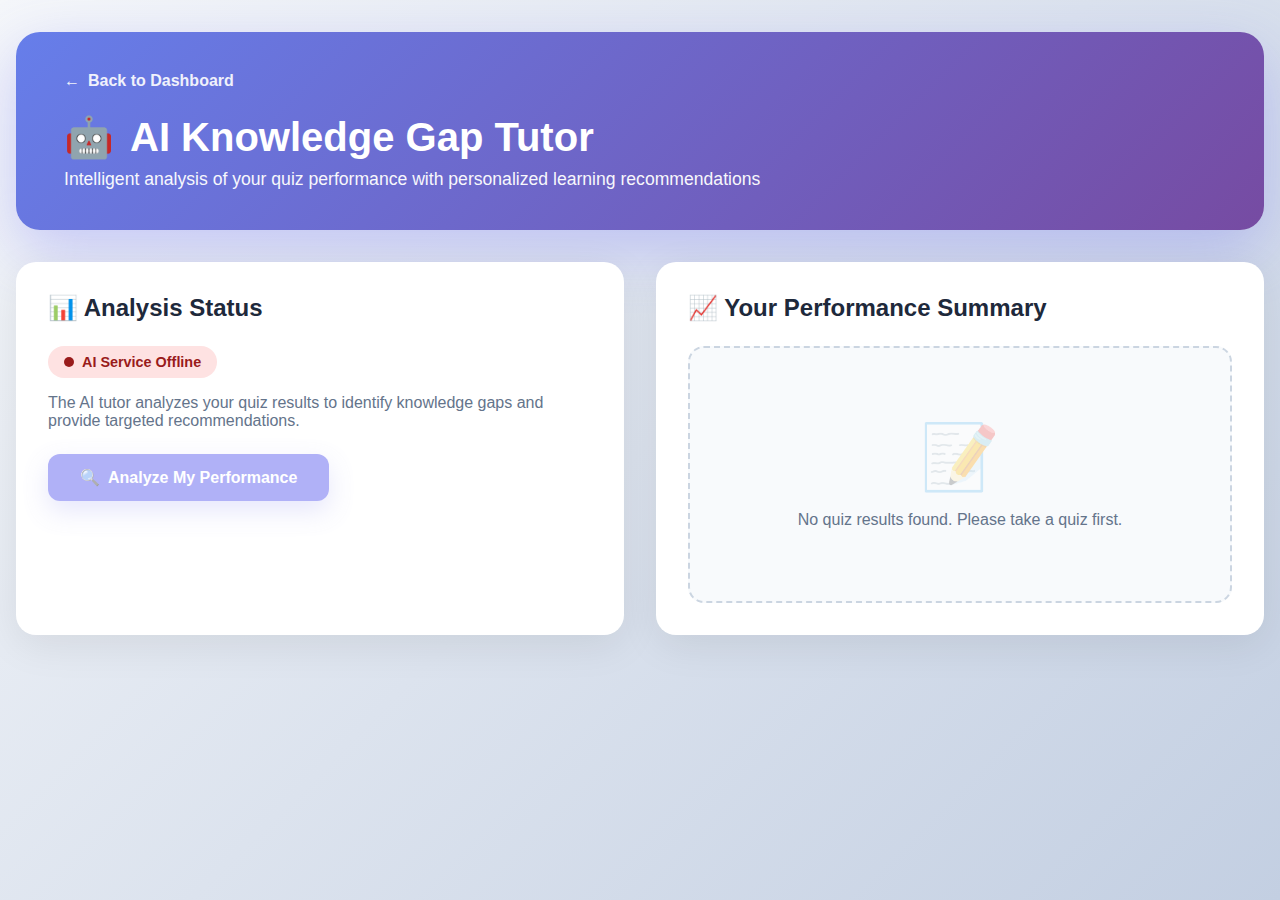
<file: AI_TUTOR.html>
<!DOCTYPE html>
<html lang="en">
<head>
  <meta charset="UTF-8">
  <meta name="viewport" content="width=device-width, initial-scale=1.0">
  <title>AI Knowledge Gap Tutor</title>
  <style>
    :root {
      font-family: 'Segoe UI', Arial, sans-serif;
      --primary: #6366f1;
      --primary-dark: #4f46e5;
      --success: #10b981;
      --warning: #f59e0b;
      --danger: #ef4444;
      --bg-gradient: linear-gradient(135deg, #667eea 0%, #764ba2 100%);
    }
    * {
      box-sizing: border-box;
      margin: 0;
      padding: 0;
    }
    body {
      min-height: 100vh;
      background: linear-gradient(135deg, #f5f7fa 0%, #c3cfe2 100%);
      padding: 2rem 1rem;
    }
    .container {
      max-width: 1400px;
      margin: 0 auto;
    }
    .header {
      background: var(--bg-gradient);
      color: white;
      padding: 2.5rem 3rem;
      border-radius: 24px;
      margin-bottom: 2rem;
      box-shadow: 0 20px 60px rgba(102, 102, 246, 0.3);
    }
    .header h1 {
      font-size: 2.5rem;
      margin-bottom: 0.5rem;
      display: flex;
      align-items: center;
      gap: 1rem;
    }
    .header .subtitle {
      opacity: 0.95;
      font-size: 1.1rem;
    }
    .back-link {
      display: inline-flex;
      align-items: center;
      gap: 0.5rem;
      color: white;
      text-decoration: none;
      font-weight: 600;
      margin-bottom: 1.5rem;
      opacity: 0.9;
      transition: opacity 0.2s;
    }
    .back-link:hover {
      opacity: 1;
    }
    .main-grid {
      display: grid;
      grid-template-columns: 1fr 1fr;
      gap: 2rem;
      margin-bottom: 2rem;
    }
    .card {
      background: white;
      border-radius: 20px;
      padding: 2rem;
      box-shadow: 0 10px 40px rgba(0, 0, 0, 0.08);
    }
    .card h2 {
      font-size: 1.5rem;
      margin-bottom: 1.5rem;
      color: #1e293b;
      display: flex;
      align-items: center;
      gap: 0.75rem;
    }
    .status-indicator {
      display: inline-flex;
      align-items: center;
      gap: 0.5rem;
      padding: 0.5rem 1rem;
      border-radius: 999px;
      font-size: 0.9rem;
      font-weight: 600;
      margin-bottom: 1rem;
    }
    .status-indicator.active {
      background: #d1fae5;
      color: #065f46;
    }
    .status-indicator.inactive {
      background: #fee2e2;
      color: #991b1b;
    }
    .status-dot {
      width: 10px;
      height: 10px;
      border-radius: 50%;
      background: currentColor;
      animation: pulse 2s infinite;
    }
    @keyframes pulse {
      0%, 100% { opacity: 1; }
      50% { opacity: 0.5; }
    }
    .btn {
      padding: 0.875rem 2rem;
      border: none;
      border-radius: 12px;
      font-size: 1rem;
      font-weight: 600;
      cursor: pointer;
      transition: all 0.2s;
      display: inline-flex;
      align-items: center;
      gap: 0.5rem;
    }
    .btn-primary {
      background: var(--primary);
      color: white;
      box-shadow: 0 10px 25px rgba(99, 102, 241, 0.3);
    }
    .btn-primary:hover {
      background: var(--primary-dark);
      transform: translateY(-2px);
      box-shadow: 0 15px 35px rgba(99, 102, 241, 0.4);
    }
    .btn-success {
      background: var(--success);
      color: white;
    }
    .btn-success:hover {
      background: #059669;
    }
    .btn:disabled {
      opacity: 0.5;
      cursor: not-allowed;
      transform: none !important;
    }
    .analysis-section {
      margin-top: 1.5rem;
      padding: 1.5rem;
      background: #f8fafc;
      border-radius: 16px;
      border: 2px dashed #cbd5e1;
    }
    .analysis-section.has-data {
      background: #f0f9ff;
      border-color: #3b82f6;
    }
    .metric-grid {
      display: grid;
      grid-template-columns: repeat(auto-fit, minmax(200px, 1fr));
      gap: 1rem;
      margin-top: 1rem;
    }
    .metric-card {
      padding: 1.25rem;
      background: white;
      border-radius: 12px;
      border-left: 4px solid var(--primary);
      box-shadow: 0 2px 8px rgba(0, 0, 0, 0.05);
    }
    .metric-value {
      font-size: 2rem;
      font-weight: 700;
      color: var(--primary);
      margin-bottom: 0.25rem;
    }
    .metric-label {
      font-size: 0.875rem;
      color: #64748b;
      text-transform: uppercase;
      letter-spacing: 0.05em;
    }
    .recommendation-list {
      display: flex;
      flex-direction: column;
      gap: 1rem;
      margin-top: 1rem;
    }
    .recommendation-item {
      padding: 1.5rem;
      background: white;
      border-radius: 16px;
      border-left: 4px solid #ef4444;
      box-shadow: 0 4px 12px rgba(0, 0, 0, 0.05);
    }
    .recommendation-item.high {
      border-left-color: #ef4444;
      background: #fef2f2;
    }
    .recommendation-item.medium {
      border-left-color: #f59e0b;
      background: #fffbeb;
    }
    .recommendation-item.low {
      border-left-color: #3b82f6;
      background: #eff6ff;
    }
    .recommendation-header {
      display: flex;
      align-items: center;
      justify-content: space-between;
      margin-bottom: 0.75rem;
    }
    .recommendation-title {
      font-size: 1.125rem;
      font-weight: 600;
      color: #1e293b;
    }
    .priority-badge {
      padding: 0.25rem 0.75rem;
      border-radius: 999px;
      font-size: 0.75rem;
      font-weight: 700;
      text-transform: uppercase;
    }
    .priority-badge.high {
      background: #fee2e2;
      color: #991b1b;
    }
    .priority-badge.medium {
      background: #fef3c7;
      color: #92400e;
    }
    .priority-badge.low {
      background: #dbeafe;
      color: #1e40af;
    }
    .action-list {
      list-style: none;
      margin-top: 1rem;
      padding-left: 0;
    }
    .action-list li {
      padding: 0.5rem 0 0.5rem 1.75rem;
      position: relative;
      color: #475569;
    }
    .action-list li:before {
      content: '→';
      position: absolute;
      left: 0;
      color: var(--primary);
      font-weight: bold;
    }
    .loading {
      display: flex;
      align-items: center;
      justify-content: center;
      padding: 3rem;
      color: #64748b;
    }
    .loading-spinner {
      width: 40px;
      height: 40px;
      border: 4px solid #e2e8f0;
      border-top-color: var(--primary);
      border-radius: 50%;
      animation: spin 1s linear infinite;
      margin-right: 1rem;
    }
    @keyframes spin {
      to { transform: rotate(360deg); }
    }
    .empty-state {
      text-align: center;
      padding: 3rem 2rem;
      color: #64748b;
    }
    .empty-state-icon {
      font-size: 4rem;
      margin-bottom: 1rem;
      opacity: 0.3;
    }
    .study-plan-card {
      padding: 1.25rem;
      background: white;
      border-radius: 12px;
      margin-bottom: 1rem;
    }
    .study-plan-card h4 {
      margin-bottom: 0.75rem;
      color: #1e293b;
      text-transform: capitalize;
    }
    .time-badge {
      display: inline-block;
      padding: 0.5rem 1rem;
      background: var(--bg-gradient);
      color: white;
      border-radius: 8px;
      font-weight: 600;
      font-size: 1.25rem;
      margin-bottom: 0.5rem;
    }
    .focus-level {
      font-size: 0.875rem;
      color: #64748b;
    }
    .weakness-card {
      padding: 1.25rem;
      background: #fef2f2;
      border-radius: 12px;
      border-left: 3px solid #ef4444;
      margin-bottom: 1rem;
    }
    .weakness-card h5 {
      color: #991b1b;
      margin-bottom: 0.5rem;
    }
    .weakness-stats {
      display: flex;
      gap: 2rem;
      margin: 0.75rem 0;
      font-size: 0.9rem;
      color: #64748b;
    }
    @media (max-width: 968px) {
      .main-grid {
        grid-template-columns: 1fr;
      }
      .header h1 {
        font-size: 2rem;
      }
    }
  </style>
</head>
<body>
  <div class="container">
    <header class="header">
      <a class="back-link" href="STUDENTHOME.html">
        <span>←</span>
        Back to Dashboard
      </a>
      <h1>
        <span>🤖</span>
        AI Knowledge Gap Tutor
      </h1>
      <p class="subtitle">Intelligent analysis of your quiz performance with personalized learning recommendations</p>
    </header>

    <div class="main-grid">
      <!-- Analysis Status Card -->
      <div class="card">
        <h2>📊 Analysis Status</h2>
        <div id="api-status" class="status-indicator inactive">
          <span class="status-dot"></span>
          <span>Checking AI Service...</span>
        </div>
        <p style="color: #64748b; margin-bottom: 1.5rem;">
          The AI tutor analyzes your quiz results to identify knowledge gaps and provide targeted recommendations.
        </p>
        <button id="analyze-btn" class="btn btn-primary" disabled>
          <span>🔍</span>
          Analyze My Performance
        </button>
        <div id="last-analysis" style="margin-top: 1rem; font-size: 0.875rem; color: #64748b;"></div>
      </div>

      <!-- Quick Stats Card -->
      <div class="card">
        <h2>📈 Your Performance Summary</h2>
        <div id="quick-stats" class="analysis-section">
          <div class="empty-state">
            <div class="empty-state-icon">📝</div>
            <p>Take a quiz and submit your answers to see your performance summary here.</p>
          </div>
        </div>
      </div>
    </div>

    <!-- AI Recommendations Section -->
    <div class="card" id="recommendations-card" style="display: none;">
      <h2>🤖 AI KNOWLEDGE GAP TUTOR</h2>
      <div id="recommendations-content" class="recommendation-list"></div>
    </div>

    <!-- Study Plan Section -->
    <div class="card" id="study-plan-card" style="display: none;">
      <h2>📚 Your Personalized Study Plan</h2>
      <div id="study-plan-content"></div>
    </div>

    <!-- Knowledge Gaps Section -->
    <div class="card" id="gaps-card" style="display: none;">
      <h2>🎯 Identified Knowledge Gaps</h2>
      <div id="gaps-content"></div>
    </div>
  </div>

  <script>
    console.log('🤖 AI Knowledge Gap Tutor - Initialized');

    const apiStatus = document.getElementById('api-status');
    const analyzeBtn = document.getElementById('analyze-btn');
    const quickStats = document.getElementById('quick-stats');
    const lastAnalysis = document.getElementById('last-analysis');

    // Check API health
    async function checkAPIStatus() {
      try {
        const response = await fetch('http://localhost:5000/api/health');
        if (response.ok) {
          apiStatus.className = 'status-indicator active';
          apiStatus.innerHTML = '<span class="status-dot"></span><span>AI Service Online</span>';
          analyzeBtn.disabled = false;
          return true;
        }
      } catch (error) {
        console.warn('AI API not available:', error);
      }
      
      apiStatus.className = 'status-indicator inactive';
      apiStatus.innerHTML = '<span class="status-dot"></span><span>AI Service Offline</span>';
      analyzeBtn.disabled = true;
      return false;
    }

    // Load quiz data from localStorage
    function loadQuizData() {
      const stored = localStorage.getItem('quizResults');
      if (!stored) {
        return null;
      }
      return JSON.parse(stored);
    }

    // Display quick stats
    function displayQuickStats(data) {
      if (!data) {
        quickStats.innerHTML = `
          <div class="empty-state">
            <div class="empty-state-icon">📝</div>
            <p>No quiz results found. Please take a quiz first.</p>
          </div>
        `;
        return;
      }

      const overall = data.overall || {};
      const accuracy = overall.total ? Math.round((overall.correct / overall.total) * 100) : 0;

      quickStats.className = 'analysis-section has-data';
      quickStats.innerHTML = `
        <div class="metric-grid">
          <div class="metric-card">
            <div class="metric-value">${accuracy}%</div>
            <div class="metric-label">Overall Accuracy</div>
          </div>
          <div class="metric-card">
            <div class="metric-value">${overall.correct || 0}</div>
            <div class="metric-label">Correct Answers</div>
          </div>
          <div class="metric-card">
            <div class="metric-value">${overall.answered || 0}/${overall.total || 0}</div>
            <div class="metric-label">Attempted</div>
          </div>
        </div>
      `;

      if (data.timestamp) {
        lastAnalysis.textContent = `Last quiz: ${new Date(data.timestamp).toLocaleString()}`;
      }
    }

    // Analyze performance with AI
    async function analyzePerformance() {
      const quizData = loadQuizData();
      if (!quizData) {
        alert('No quiz data found. Please take a quiz first!');
        return;
      }

      analyzeBtn.disabled = true;
      analyzeBtn.innerHTML = '<div class="loading-spinner" style="width: 20px; height: 20px; margin: 0;"></div> Analyzing...';

      try {
        const response = await fetch('http://localhost:5000/api/analyze', {
          method: 'POST',
          headers: { 'Content-Type': 'application/json' },
          body: JSON.stringify(quizData)
        });

        if (!response.ok) {
          throw new Error('Analysis failed');
        }

        const result = await response.json();
        console.log('✅ AI Analysis complete:', result);

        if (result.status === 'success') {
          displayAnalysisResults(result.data);
        }
      } catch (error) {
        console.error('Analysis error:', error);
        alert('Failed to analyze performance. Please ensure the AI service is running.');
      } finally {
        analyzeBtn.disabled = false;
        analyzeBtn.innerHTML = '<span>🔍</span> Analyze My Performance';
      }
    }

    // Display AI analysis results
    function displayAnalysisResults(analysis) {
      console.log('Displaying analysis results:', analysis);

      // Display Recommendations
      if (analysis.recommendations && analysis.recommendations.length > 0) {
        const recsCard = document.getElementById('recommendations-card');
        const recsContent = document.getElementById('recommendations-content');
        
        recsContent.innerHTML = '';
        analysis.recommendations.forEach(rec => {
          const priority = rec.priority.toLowerCase();
          const actionItems = rec.action_items ? 
            `<ul class="action-list">${rec.action_items.map(item => `<li>${item}</li>`).join('')}</ul>` : '';
          
          const div = document.createElement('div');
          div.className = `recommendation-item ${priority}`;
          div.innerHTML = `
            <div class="recommendation-header">
              <div class="recommendation-title">${rec.title}</div>
              <span class="priority-badge ${priority}">${rec.priority}</span>
            </div>
            <p style="color: #64748b; margin-bottom: 0.5rem;">${rec.description}</p>
            ${actionItems}
          `;
          recsContent.appendChild(div);
        });
        
        recsCard.style.display = 'block';
      }

      // Display Study Plan
      if (analysis.study_plan && analysis.study_plan.daily_schedule) {
        const planCard = document.getElementById('study-plan-card');
        const planContent = document.getElementById('study-plan-content');
        
        planContent.innerHTML = '';
        Object.entries(analysis.study_plan.daily_schedule).forEach(([subject, plan]) => {
          const div = document.createElement('div');
          div.className = 'study-plan-card';
          div.innerHTML = `
            <h4>${subject}</h4>
            <div class="time-badge">${plan.time_minutes} minutes/day</div>
            <div class="focus-level">Focus Level: ${plan.focus_level}</div>
          `;
          planContent.appendChild(div);
        });

        if (analysis.study_plan.weekly_goals) {
          const goalsDiv = document.createElement('div');
          goalsDiv.style.marginTop = '1.5rem';
          goalsDiv.innerHTML = `
            <h3 style="margin-bottom: 1rem;">Weekly Goals</h3>
            <ul class="action-list">${analysis.study_plan.weekly_goals.map(goal => `<li>${goal}</li>`).join('')}</ul>
          `;
          planContent.appendChild(goalsDiv);
        }
        
        planCard.style.display = 'block';
      }

      // Display Knowledge Gaps (Weaknesses)
      if (analysis.weaknesses && analysis.weaknesses.length > 0) {
        const gapsCard = document.getElementById('gaps-card');
        const gapsContent = document.getElementById('gaps-content');
        
        gapsContent.innerHTML = '';
        analysis.weaknesses.forEach(weakness => {
          const div = document.createElement('div');
          div.className = 'weakness-card';
          div.innerHTML = `
            <h5>${weakness.subject}</h5>
            <div class="weakness-stats">
              <span><strong>Accuracy:</strong> ${weakness.accuracy}%</span>
              <span><strong>Wrong:</strong> ${weakness.questions_wrong} questions</span>
              <span><strong>Severity:</strong> ${weakness.severity}</span>
            </div>
            <p style="color: #64748b; margin-top: 0.5rem;">${weakness.action}</p>
          `;
          gapsContent.appendChild(div);
        });
        
        gapsCard.style.display = 'block';
      }

      // Scroll to recommendations
      document.getElementById('recommendations-card').scrollIntoView({ behavior: 'smooth', block: 'nearest' });
    }

    // Initialize
    window.addEventListener('DOMContentLoaded', async () => {
      await checkAPIStatus();
      const quizData = loadQuizData();
      displayQuickStats(quizData);
      
      if (quizData) {
        analyzeBtn.disabled = false;
      }
    });

    // Event Listeners
    analyzeBtn.addEventListener('click', analyzePerformance);

    // Auto-refresh API status every 10 seconds
    setInterval(checkAPIStatus, 10000);
  </script>
</body>
</html>
</file>
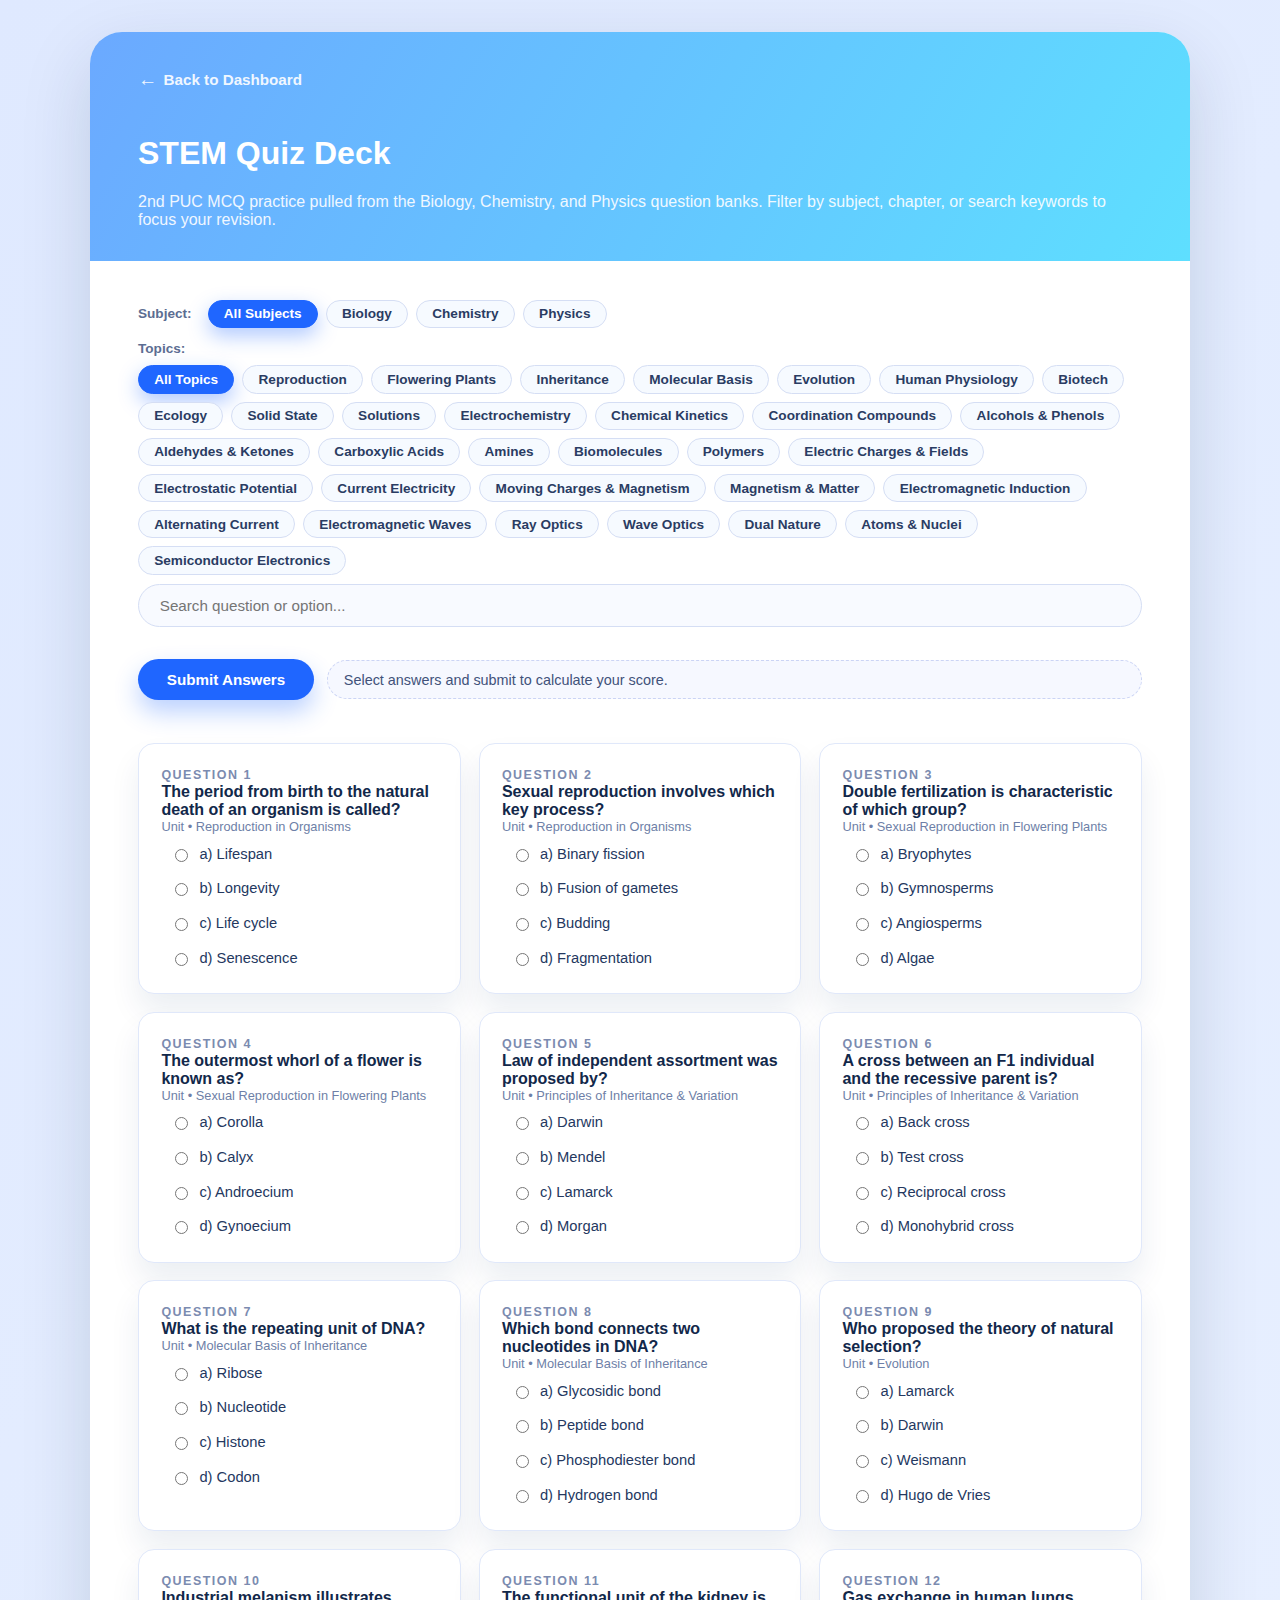
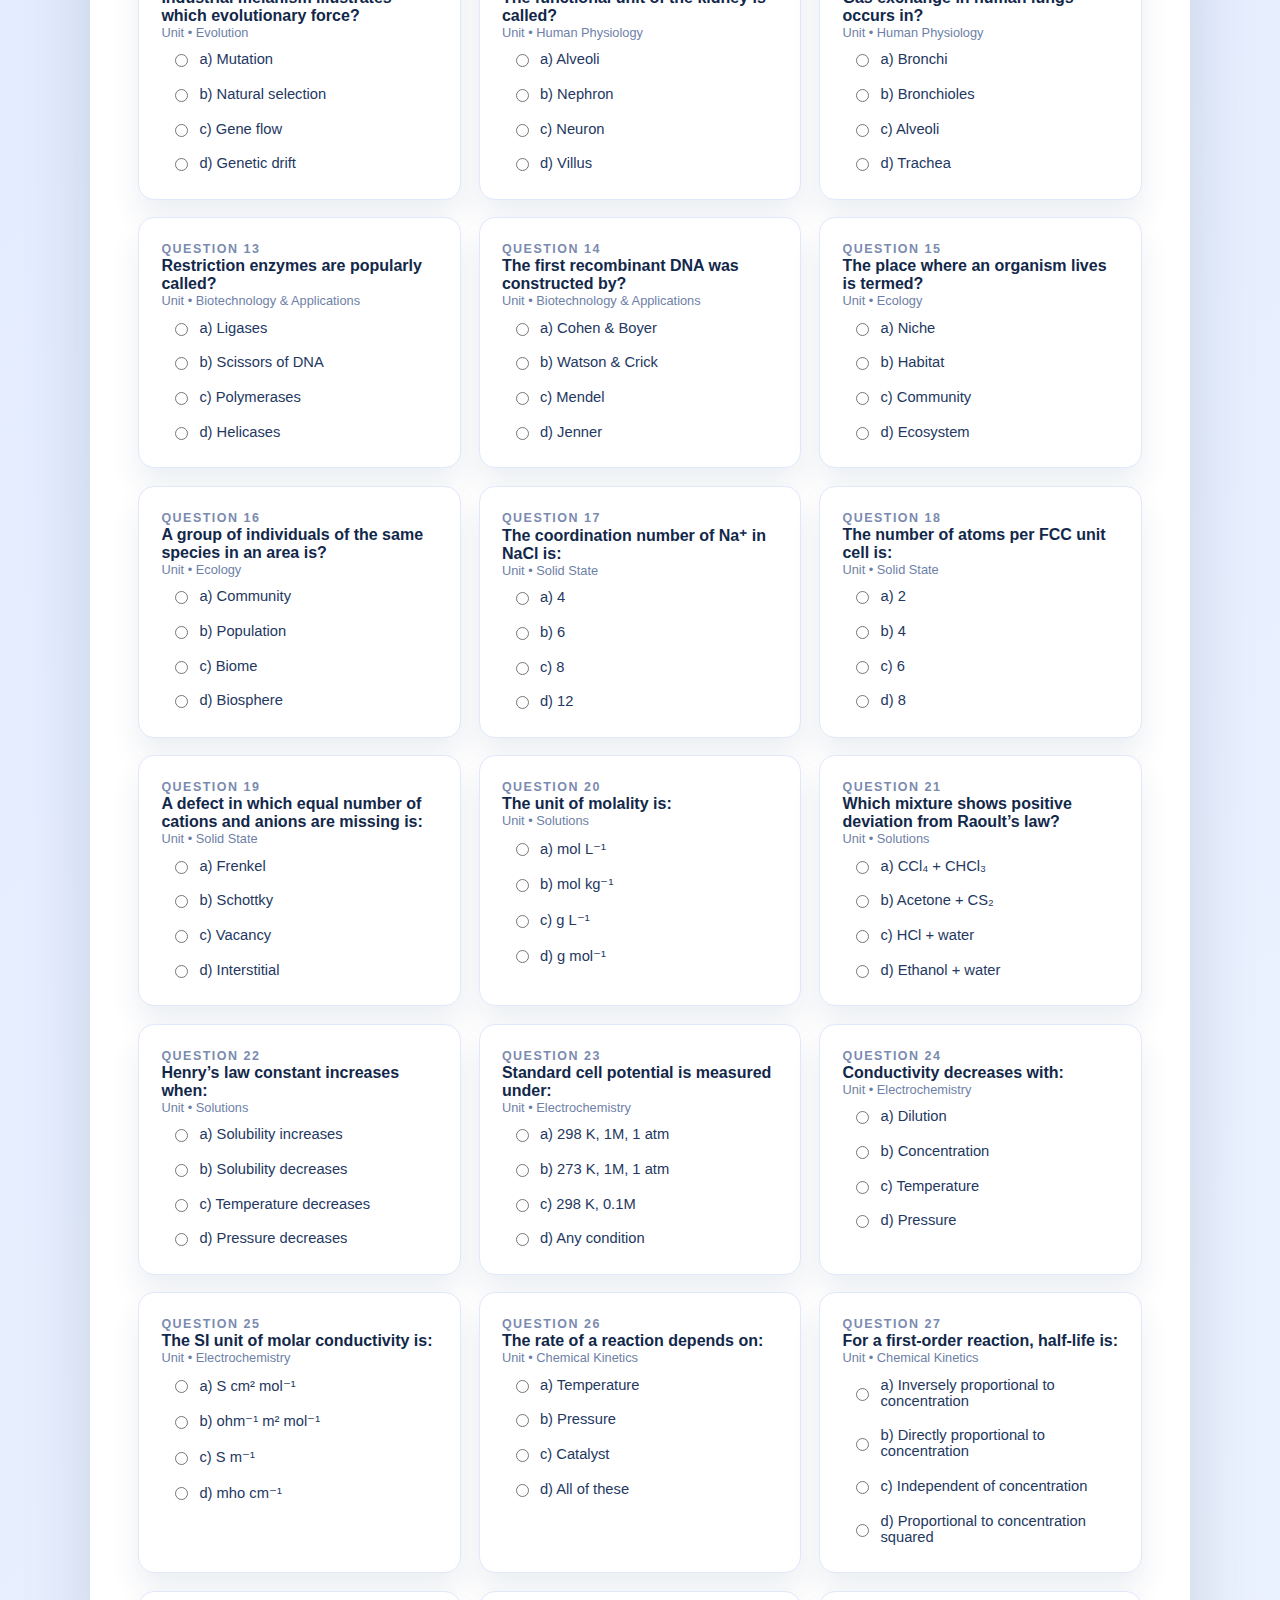
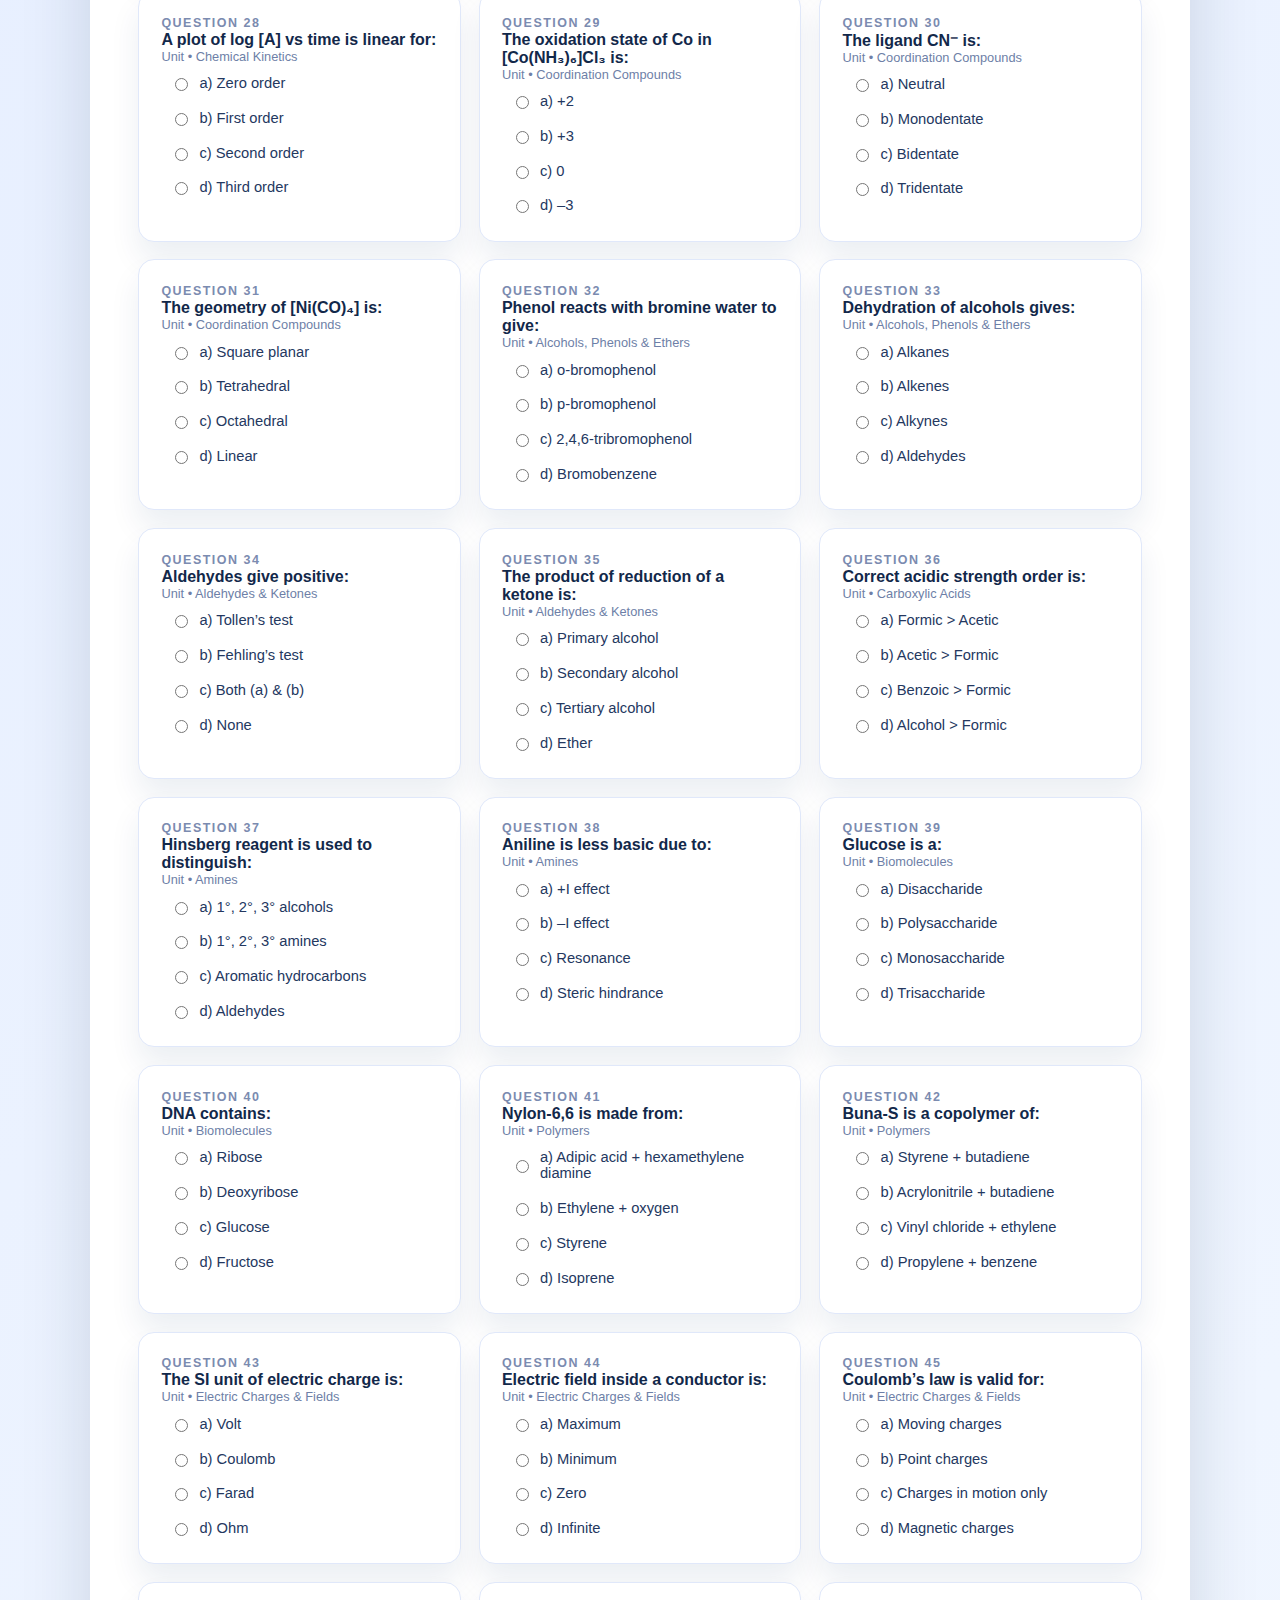
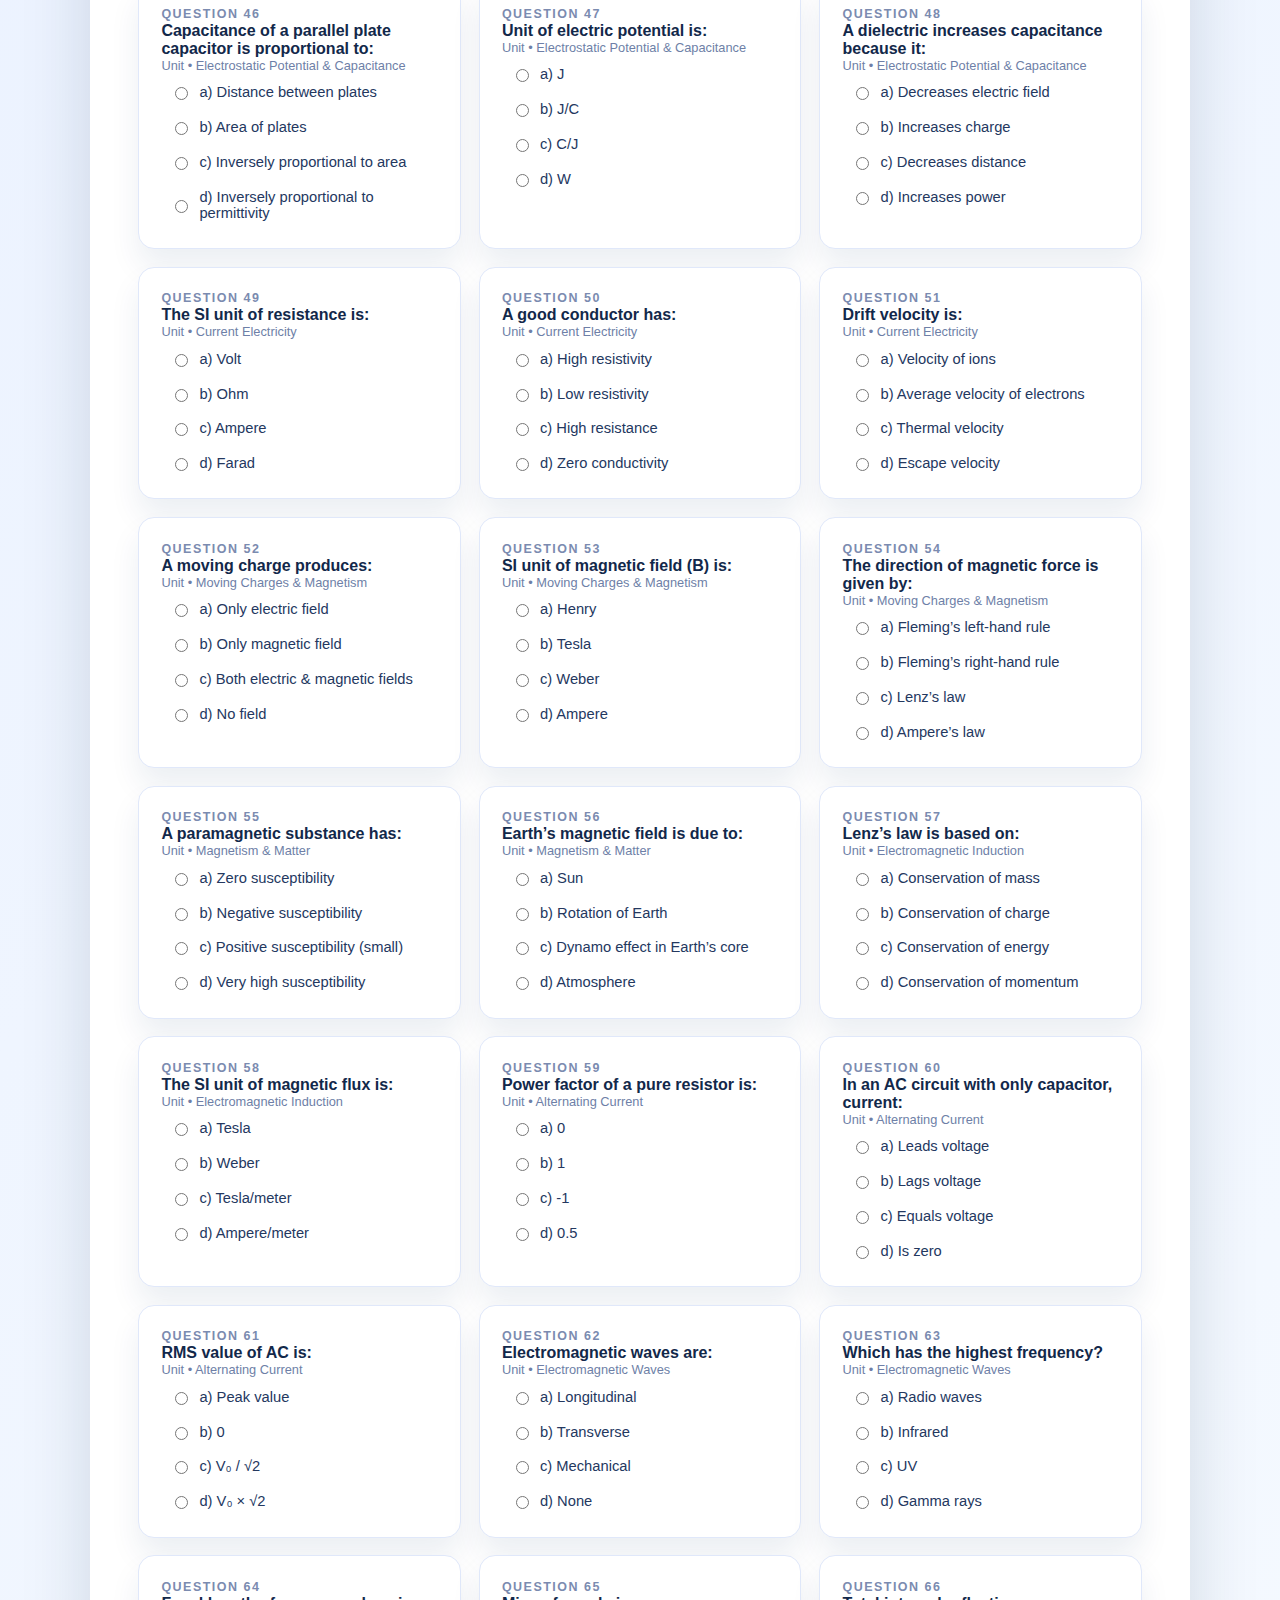
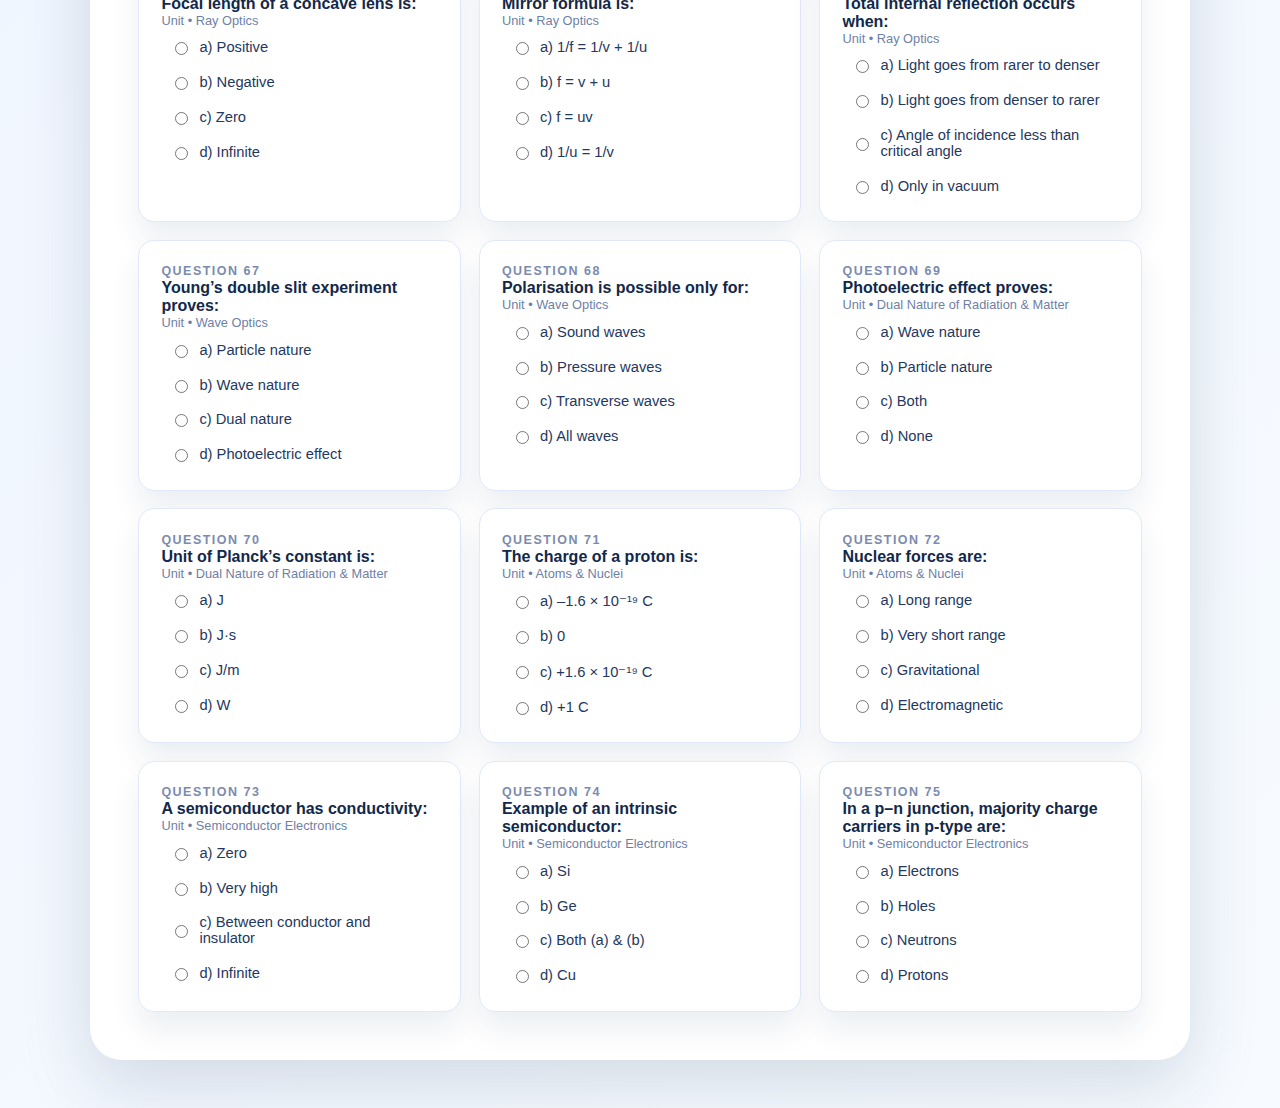
<file: QUIZ.html>
<!DOCTYPE html>
<html lang="en">
<head>
  <meta charset="UTF-8">
  <meta name="viewport" content="width=device-width, initial-scale=1.0">
  <title>STEM Quiz Deck</title>
  <style>
    :root {
      font-family: 'Segoe UI', Arial, sans-serif;
      color: #172238;
    }
    * {
      box-sizing: border-box;
    }
    body {
      margin: 0;
      min-height: 100vh;
      background: linear-gradient(135deg, #dfe9ff, #f7fbff);
      display: flex;
      justify-content: center;
      padding: 2rem 1rem 3rem;
    }
    .page {
      width: min(1100px, 100%);
      background: #fff;
      border-radius: 2rem;
      box-shadow: 0 25px 70px rgba(15, 37, 70, 0.15);
      overflow: hidden;
    }
    header {
      background: linear-gradient(120deg, #6ba9ff, #5edfff);
      color: #fff;
      padding: 2.4rem 3rem 2rem;
    }
    header p {
      margin: 0.3rem 0 0;
      opacity: 0.9;
    }
    .back-link {
      display: inline-flex;
      align-items: center;
      gap: 0.4rem;
      color: #fff;
      text-decoration: none;
      font-weight: 600;
      font-size: 0.95rem;
      margin-bottom: 1.5rem;
      opacity: 0.9;
    }
    .back-link span {
      font-size: 1.2rem;
      line-height: 1;
    }
    main {
      padding: 2.4rem 3rem 3rem;
      display: flex;
      flex-direction: column;
      gap: 1.5rem;
    }
    .filters {
      display: flex;
      flex-direction: column;
      gap: 0.8rem;
    }
    .filter-row {
      display: flex;
      flex-wrap: wrap;
      gap: 0.6rem;
      align-items: center;
    }
    .filter-row label {
      font-size: 0.85rem;
      font-weight: 600;
      color: #5c6d92;
      margin-right: 0.4rem;
    }
    .pill-group {
      display: flex;
      flex-wrap: wrap;
      gap: 0.5rem;
    }
    .pill {
      border: 1px solid #d5def4;
      border-radius: 999px;
      padding: 0.35rem 0.95rem;
      background: #f6faff;
      font-size: 0.85rem;
      font-weight: 600;
      color: #2a3c63;
      cursor: pointer;
      transition: all 0.2s ease;
    }
    .pill.active {
      background: #1f66ff;
      color: #fff;
      border-color: #1f66ff;
      box-shadow: 0 8px 20px rgba(31, 102, 255, 0.35);
    }
    .search-box {
      flex: 1;
      min-width: 220px;
      display: flex;
      align-items: center;
      border: 1px solid #d5def4;
      border-radius: 999px;
      padding: 0.35rem 0.9rem;
      background: #f8faff;
    }
    .search-box input {
      width: 100%;
      border: none;
      background: transparent;
      font-size: 0.95rem;
      padding: 0.4rem;
      color: #1d2a44;
    }
    .search-box input:focus {
      outline: none;
    }
    .quiz-grid {
      display: grid;
      grid-template-columns: repeat(auto-fit, minmax(260px, 1fr));
      gap: 1.1rem;
    }
    .quiz-card {
      border: 1px solid #e0e8fa;
      border-radius: 1rem;
      background: #fff;
      box-shadow: 0 18px 30px rgba(19, 47, 100, 0.08);
      padding: 1.3rem 1.4rem;
      display: flex;
      flex-direction: column;
      gap: 0.8rem;
      transition: border-color 0.2s ease, transform 0.2s ease;
    }
    .quiz-card:hover {
      border-color: #6ea1ff;
      transform: translateY(-2px);
    }
    .question-number {
      font-size: 0.78rem;
      font-weight: 700;
      color: #7b8bb0;
      text-transform: uppercase;
      letter-spacing: 0.12em;
    }
    .question-text {
      margin: 0;
      font-size: 1rem;
      font-weight: 600;
      color: #12284a;
    }
    .topic {
      margin: 0;
      font-size: 0.8rem;
      color: #6e7fa7;
    }
    .options-list {
      display: flex;
      flex-direction: column;
      gap: 0.35rem;
      margin-top: 0.3rem;
    }
    .option-row {
      display: flex;
      gap: 0.5rem;
      align-items: center;
      padding: 0.35rem 0.5rem;
      border-radius: 0.7rem;
      border: 1px solid transparent;
      cursor: pointer;
      transition: border-color 0.15s ease, background 0.15s ease;
      font-size: 0.92rem;
      color: #24385f;
    }
    .option-row input {
      accent-color: #1f66ff;
    }
    .option-row:hover {
      border-color: #d7e3ff;
      background: #f7faff;
    }
    .quiz-actions {
      display: flex;
      flex-wrap: wrap;
      gap: 0.8rem;
      align-items: center;
      margin: 0.5rem 0 1.2rem;
    }
    .submit-btn {
      border: none;
      background: #1f66ff;
      color: #fff;
      padding: 0.75rem 1.8rem;
      border-radius: 999px;
      font-size: 0.95rem;
      font-weight: 600;
      cursor: pointer;
      box-shadow: 0 12px 25px rgba(31, 102, 255, 0.3);
      transition: transform 0.15s ease, box-shadow 0.15s ease;
    }
    .submit-btn:hover {
      transform: translateY(-1px);
      box-shadow: 0 16px 30px rgba(31, 102, 255, 0.35);
    }
    .status-banner {
      flex: 1;
      min-width: 240px;
      border: 1px dashed #cbd4f5;
      border-radius: 999px;
      padding: 0.65rem 1rem;
      font-size: 0.9rem;
      color: #41527a;
      background: #f6f8ff;
    }
    .status-banner.success {
      border-color: #9dd9b4;
      background: #f2fff6;
      color: #1b4f2d;
    }
    .empty-state {
      text-align: center;
      padding: 3rem 1rem;
      color: #627191;
    }
    @media (max-width: 640px) {
      header, main {
        padding: 1.8rem 1.4rem;
      }
      .filters {
        flex-direction: column;
        align-items: stretch;
      }
      .search-box {
        border-radius: 0.9rem;
      }
    }
  </style>
</head>
<body>
  <div class="page">
    <header>
      <a class="back-link" href="STUDENTHOME.html">
        <span>←</span>
        Back to Dashboard
      </a>
      <h1>STEM Quiz Deck</h1>
      <p>2nd PUC MCQ practice pulled from the Biology, Chemistry, and Physics question banks. Filter by subject, chapter, or search keywords to focus your revision.</p>
    </header>
    <main>
      <div class="filters">
        <div class="filter-row">
          <label>Subject:</label>
          <div class="pill-group">
            <button class="pill subject-pill active" data-subject="all">All Subjects</button>
            <button class="pill subject-pill" data-subject="biology">Biology</button>
            <button class="pill subject-pill" data-subject="chemistry">Chemistry</button>
            <button class="pill subject-pill" data-subject="physics">Physics</button>
          </div>
        </div>
        <div class="filter-row">
          <label>Topics:</label>
          <div class="pill-group">
            <button class="pill topic-pill active" data-filter="all">All Topics</button>
            <button class="pill topic-pill" data-filter="reproduction">Reproduction</button>
            <button class="pill topic-pill" data-filter="flowering">Flowering Plants</button>
            <button class="pill topic-pill" data-filter="inheritance">Inheritance</button>
            <button class="pill topic-pill" data-filter="molecular">Molecular Basis</button>
            <button class="pill topic-pill" data-filter="evolution">Evolution</button>
            <button class="pill topic-pill" data-filter="physiology">Human Physiology</button>
            <button class="pill topic-pill" data-filter="biotech">Biotech</button>
            <button class="pill topic-pill" data-filter="ecology">Ecology</button>
            <button class="pill topic-pill" data-filter="solidstate">Solid State</button>
            <button class="pill topic-pill" data-filter="solutions">Solutions</button>
            <button class="pill topic-pill" data-filter="electrochem">Electrochemistry</button>
            <button class="pill topic-pill" data-filter="kinetics">Chemical Kinetics</button>
            <button class="pill topic-pill" data-filter="coordination">Coordination Compounds</button>
            <button class="pill topic-pill" data-filter="alcohols">Alcohols & Phenols</button>
            <button class="pill topic-pill" data-filter="carbonyls">Aldehydes & Ketones</button>
            <button class="pill topic-pill" data-filter="carboxylic">Carboxylic Acids</button>
            <button class="pill topic-pill" data-filter="amines">Amines</button>
            <button class="pill topic-pill" data-filter="biomolecules">Biomolecules</button>
            <button class="pill topic-pill" data-filter="polymers">Polymers</button>
            <button class="pill topic-pill" data-filter="electric-fields">Electric Charges & Fields</button>
            <button class="pill topic-pill" data-filter="electrostatics">Electrostatic Potential</button>
            <button class="pill topic-pill" data-filter="current-electricity">Current Electricity</button>
            <button class="pill topic-pill" data-filter="moving-charges">Moving Charges & Magnetism</button>
            <button class="pill topic-pill" data-filter="magnetism-matter">Magnetism & Matter</button>
            <button class="pill topic-pill" data-filter="emi">Electromagnetic Induction</button>
            <button class="pill topic-pill" data-filter="ac">Alternating Current</button>
            <button class="pill topic-pill" data-filter="em-waves">Electromagnetic Waves</button>
            <button class="pill topic-pill" data-filter="ray-optics">Ray Optics</button>
            <button class="pill topic-pill" data-filter="wave-optics">Wave Optics</button>
            <button class="pill topic-pill" data-filter="dual-nature">Dual Nature</button>
            <button class="pill topic-pill" data-filter="atoms-nuclei">Atoms & Nuclei</button>
            <button class="pill topic-pill" data-filter="semiconductors">Semiconductor Electronics</button>
          </div>
          <div class="search-box">
            <input type="search" id="quiz-search" placeholder="Search question or option...">
          </div>
        </div>
      </div>

      <div class="quiz-actions">
        <button id="submit-quiz" class="submit-btn">Submit Answers</button>
        <div id="quiz-status" class="status-banner">Select answers and submit to calculate your score.</div>
      </div>

      <div id="quiz-grid" class="quiz-grid">
        <!-- Cards injected via JS -->
      </div>
      <div id="empty-state" class="empty-state" hidden>
        No questions match your current filter. Try a different topic or clear the search.
      </div>
    </main>
  </div>

  <script>
    console.log('🚀 QUIZ PAGE SCRIPT LOADED');
    console.log('Current URL:', window.location.href);
    
    const questions = [
      {
        id: 1,
        subject: 'biology',
        unit: 'reproduction',
        unitLabel: 'Reproduction in Organisms',
        question: 'The period from birth to the natural death of an organism is called?',
        options: ['a) Lifespan', 'b) Longevity', 'c) Life cycle', 'd) Senescence'],
        answer: 'a) Lifespan'
      },
      {
        id: 2,
        subject: 'biology',
        unit: 'reproduction',
        unitLabel: 'Reproduction in Organisms',
        question: 'Sexual reproduction involves which key process?',
        options: ['a) Binary fission', 'b) Fusion of gametes', 'c) Budding', 'd) Fragmentation'],
        answer: 'b) Fusion of gametes'
      },
      {
        id: 3,
        subject: 'biology',
        unit: 'flowering',
        unitLabel: 'Sexual Reproduction in Flowering Plants',
        question: 'Double fertilization is characteristic of which group?',
        options: ['a) Bryophytes', 'b) Gymnosperms', 'c) Angiosperms', 'd) Algae'],
        answer: 'c) Angiosperms'
      },
      {
        id: 4,
        subject: 'biology',
        unit: 'flowering',
        unitLabel: 'Sexual Reproduction in Flowering Plants',
        question: 'The outermost whorl of a flower is known as?',
        options: ['a) Corolla', 'b) Calyx', 'c) Androecium', 'd) Gynoecium'],
        answer: 'b) Calyx'
      },
      {
        id: 5,
        subject: 'biology',
        unit: 'inheritance',
        unitLabel: 'Principles of Inheritance & Variation',
        question: 'Law of independent assortment was proposed by?',
        options: ['a) Darwin', 'b) Mendel', 'c) Lamarck', 'd) Morgan'],
        answer: 'b) Mendel'
      },
      {
        id: 6,
        subject: 'biology',
        unit: 'inheritance',
        unitLabel: 'Principles of Inheritance & Variation',
        question: 'A cross between an F1 individual and the recessive parent is?',
        options: ['a) Back cross', 'b) Test cross', 'c) Reciprocal cross', 'd) Monohybrid cross'],
        answer: 'b) Test cross'
      },
      {
        id: 7,
        subject: 'biology',
        unit: 'molecular',
        unitLabel: 'Molecular Basis of Inheritance',
        question: 'What is the repeating unit of DNA?',
        options: ['a) Ribose', 'b) Nucleotide', 'c) Histone', 'd) Codon'],
        answer: 'b) Nucleotide'
      },
      {
        id: 8,
        subject: 'biology',
        unit: 'molecular',
        unitLabel: 'Molecular Basis of Inheritance',
        question: 'Which bond connects two nucleotides in DNA?',
        options: ['a) Glycosidic bond', 'b) Peptide bond', 'c) Phosphodiester bond', 'd) Hydrogen bond'],
        answer: 'c) Phosphodiester bond'
      },
      {
        id: 9,
        subject: 'biology',
        unit: 'evolution',
        unitLabel: 'Evolution',
        question: 'Who proposed the theory of natural selection?',
        options: ['a) Lamarck', 'b) Darwin', 'c) Weismann', 'd) Hugo de Vries'],
        answer: 'b) Darwin'
      },
      {
        id: 10,
        subject: 'biology',
        unit: 'evolution',
        unitLabel: 'Evolution',
        question: 'Industrial melanism illustrates which evolutionary force?',
        options: ['a) Mutation', 'b) Natural selection', 'c) Gene flow', 'd) Genetic drift'],
        answer: 'b) Natural selection'
      },
      {
        id: 11,
        subject: 'biology',
        unit: 'physiology',
        unitLabel: 'Human Physiology',
        question: 'The functional unit of the kidney is called?',
        options: ['a) Alveoli', 'b) Nephron', 'c) Neuron', 'd) Villus'],
        answer: 'b) Nephron'
      },
      {
        id: 12,
        subject: 'biology',
        unit: 'physiology',
        unitLabel: 'Human Physiology',
        question: 'Gas exchange in human lungs occurs in?',
        options: ['a) Bronchi', 'b) Bronchioles', 'c) Alveoli', 'd) Trachea'],
        answer: 'c) Alveoli'
      },
      {
        id: 13,
        subject: 'biology',
        unit: 'biotech',
        unitLabel: 'Biotechnology & Applications',
        question: 'Restriction enzymes are popularly called?',
        options: ['a) Ligases', 'b) Scissors of DNA', 'c) Polymerases', 'd) Helicases'],
        answer: 'b) Scissors of DNA'
      },
      {
        id: 14,
        subject: 'biology',
        unit: 'biotech',
        unitLabel: 'Biotechnology & Applications',
        question: 'The first recombinant DNA was constructed by?',
        options: ['a) Cohen & Boyer', 'b) Watson & Crick', 'c) Mendel', 'd) Jenner'],
        answer: 'a) Cohen & Boyer'
      },
      {
        id: 15,
        subject: 'biology',
        unit: 'ecology',
        unitLabel: 'Ecology',
        question: 'The place where an organism lives is termed?',
        options: ['a) Niche', 'b) Habitat', 'c) Community', 'd) Ecosystem'],
        answer: 'b) Habitat'
      },
      {
        id: 16,
        subject: 'biology',
        unit: 'ecology',
        unitLabel: 'Ecology',
        question: 'A group of individuals of the same species in an area is?',
        options: ['a) Community', 'b) Population', 'c) Biome', 'd) Biosphere'],
        answer: 'b) Population'
      },
      {
        id: 17,
        subject: 'chemistry',
        unit: 'solidstate',
        unitLabel: 'Solid State',
        question: 'The coordination number of Na⁺ in NaCl is:',
        options: ['a) 4', 'b) 6', 'c) 8', 'd) 12'],
        answer: 'b) 6'
      },
      {
        id: 18,
        subject: 'chemistry',
        unit: 'solidstate',
        unitLabel: 'Solid State',
        question: 'The number of atoms per FCC unit cell is:',
        options: ['a) 2', 'b) 4', 'c) 6', 'd) 8'],
        answer: 'b) 4'
      },
      {
        id: 19,
        subject: 'chemistry',
        unit: 'solidstate',
        unitLabel: 'Solid State',
        question: 'A defect in which equal number of cations and anions are missing is:',
        options: ['a) Frenkel', 'b) Schottky', 'c) Vacancy', 'd) Interstitial'],
        answer: 'b) Schottky'
      },
      {
        id: 20,
        subject: 'chemistry',
        unit: 'solutions',
        unitLabel: 'Solutions',
        question: 'The unit of molality is:',
        options: ['a) mol L⁻¹', 'b) mol kg⁻¹', 'c) g L⁻¹', 'd) g mol⁻¹'],
        answer: 'b) mol kg⁻¹'
      },
      {
        id: 21,
        subject: 'chemistry',
        unit: 'solutions',
        unitLabel: 'Solutions',
        question: 'Which mixture shows positive deviation from Raoult’s law?',
        options: ['a) CCl₄ + CHCl₃', 'b) Acetone + CS₂', 'c) HCl + water', 'd) Ethanol + water'],
        answer: 'b) Acetone + CS₂'
      },
      {
        id: 22,
        subject: 'chemistry',
        unit: 'solutions',
        unitLabel: 'Solutions',
        question: 'Henry’s law constant increases when:',
        options: ['a) Solubility increases', 'b) Solubility decreases', 'c) Temperature decreases', 'd) Pressure decreases'],
        answer: 'b) Solubility decreases'
      },
      {
        id: 23,
        subject: 'chemistry',
        unit: 'electrochem',
        unitLabel: 'Electrochemistry',
        question: 'Standard cell potential is measured under:',
        options: ['a) 298 K, 1M, 1 atm', 'b) 273 K, 1M, 1 atm', 'c) 298 K, 0.1M', 'd) Any condition'],
        answer: 'a) 298 K, 1M, 1 atm'
      },
      {
        id: 24,
        subject: 'chemistry',
        unit: 'electrochem',
        unitLabel: 'Electrochemistry',
        question: 'Conductivity decreases with:',
        options: ['a) Dilution', 'b) Concentration', 'c) Temperature', 'd) Pressure'],
        answer: 'a) Dilution'
      },
      {
        id: 25,
        subject: 'chemistry',
        unit: 'electrochem',
        unitLabel: 'Electrochemistry',
        question: 'The SI unit of molar conductivity is:',
        options: ['a) S cm² mol⁻¹', 'b) ohm⁻¹ m² mol⁻¹', 'c) S m⁻¹', 'd) mho cm⁻¹'],
        answer: 'b) ohm⁻¹ m² mol⁻¹'
      },
      {
        id: 26,
        subject: 'chemistry',
        unit: 'kinetics',
        unitLabel: 'Chemical Kinetics',
        question: 'The rate of a reaction depends on:',
        options: ['a) Temperature', 'b) Pressure', 'c) Catalyst', 'd) All of these'],
        answer: 'd) All of these'
      },
      {
        id: 27,
        subject: 'chemistry',
        unit: 'kinetics',
        unitLabel: 'Chemical Kinetics',
        question: 'For a first-order reaction, half-life is:',
        options: ['a) Inversely proportional to concentration', 'b) Directly proportional to concentration', 'c) Independent of concentration', 'd) Proportional to concentration squared'],
        answer: 'c) Independent of concentration'
      },
      {
        id: 28,
        subject: 'chemistry',
        unit: 'kinetics',
        unitLabel: 'Chemical Kinetics',
        question: 'A plot of log [A] vs time is linear for:',
        options: ['a) Zero order', 'b) First order', 'c) Second order', 'd) Third order'],
        answer: 'b) First order'
      },
      {
        id: 29,
        subject: 'chemistry',
        unit: 'coordination',
        unitLabel: 'Coordination Compounds',
        question: 'The oxidation state of Co in [Co(NH₃)₆]Cl₃ is:',
        options: ['a) +2', 'b) +3', 'c) 0', 'd) –3'],
        answer: 'b) +3'
      },
      {
        id: 30,
        subject: 'chemistry',
        unit: 'coordination',
        unitLabel: 'Coordination Compounds',
        question: 'The ligand CN⁻ is:',
        options: ['a) Neutral', 'b) Monodentate', 'c) Bidentate', 'd) Tridentate'],
        answer: 'b) Monodentate'
      },
      {
        id: 31,
        subject: 'chemistry',
        unit: 'coordination',
        unitLabel: 'Coordination Compounds',
        question: 'The geometry of [Ni(CO)₄] is:',
        options: ['a) Square planar', 'b) Tetrahedral', 'c) Octahedral', 'd) Linear'],
        answer: 'b) Tetrahedral'
      },
      {
        id: 32,
        subject: 'chemistry',
        unit: 'alcohols',
        unitLabel: 'Alcohols, Phenols & Ethers',
        question: 'Phenol reacts with bromine water to give:',
        options: ['a) o-bromophenol', 'b) p-bromophenol', 'c) 2,4,6-tribromophenol', 'd) Bromobenzene'],
        answer: 'c) 2,4,6-tribromophenol'
      },
      {
        id: 33,
        subject: 'chemistry',
        unit: 'alcohols',
        unitLabel: 'Alcohols, Phenols & Ethers',
        question: 'Dehydration of alcohols gives:',
        options: ['a) Alkanes', 'b) Alkenes', 'c) Alkynes', 'd) Aldehydes'],
        answer: 'b) Alkenes'
      },
      {
        id: 34,
        subject: 'chemistry',
        unit: 'carbonyls',
        unitLabel: 'Aldehydes & Ketones',
        question: 'Aldehydes give positive:',
        options: ['a) Tollen’s test', 'b) Fehling’s test', 'c) Both (a) & (b)', 'd) None'],
        answer: 'c) Both (a) & (b)'
      },
      {
        id: 35,
        subject: 'chemistry',
        unit: 'carbonyls',
        unitLabel: 'Aldehydes & Ketones',
        question: 'The product of reduction of a ketone is:',
        options: ['a) Primary alcohol', 'b) Secondary alcohol', 'c) Tertiary alcohol', 'd) Ether'],
        answer: 'b) Secondary alcohol'
      },
      {
        id: 36,
        subject: 'chemistry',
        unit: 'carboxylic',
        unitLabel: 'Carboxylic Acids',
        question: 'Correct acidic strength order is:',
        options: ['a) Formic > Acetic', 'b) Acetic > Formic', 'c) Benzoic > Formic', 'd) Alcohol > Formic'],
        answer: 'a) Formic > Acetic'
      },
      {
        id: 37,
        subject: 'chemistry',
        unit: 'amines',
        unitLabel: 'Amines',
        question: 'Hinsberg reagent is used to distinguish:',
        options: ['a) 1°, 2°, 3° alcohols', 'b) 1°, 2°, 3° amines', 'c) Aromatic hydrocarbons', 'd) Aldehydes'],
        answer: 'b) 1°, 2°, 3° amines'
      },
      {
        id: 38,
        subject: 'chemistry',
        unit: 'amines',
        unitLabel: 'Amines',
        question: 'Aniline is less basic due to:',
        options: ['a) +I effect', 'b) –I effect', 'c) Resonance', 'd) Steric hindrance'],
        answer: 'c) Resonance'
      },
      {
        id: 39,
        subject: 'chemistry',
        unit: 'biomolecules',
        unitLabel: 'Biomolecules',
        question: 'Glucose is a:',
        options: ['a) Disaccharide', 'b) Polysaccharide', 'c) Monosaccharide', 'd) Trisaccharide'],
        answer: 'c) Monosaccharide'
      },
      {
        id: 40,
        subject: 'chemistry',
        unit: 'biomolecules',
        unitLabel: 'Biomolecules',
        question: 'DNA contains:',
        options: ['a) Ribose', 'b) Deoxyribose', 'c) Glucose', 'd) Fructose'],
        answer: 'b) Deoxyribose'
      },
      {
        id: 41,
        subject: 'chemistry',
        unit: 'polymers',
        unitLabel: 'Polymers',
        question: 'Nylon-6,6 is made from:',
        options: ['a) Adipic acid + hexamethylene diamine', 'b) Ethylene + oxygen', 'c) Styrene', 'd) Isoprene'],
        answer: 'a) Adipic acid + hexamethylene diamine'
      },
      {
        id: 42,
        subject: 'chemistry',
        unit: 'polymers',
        unitLabel: 'Polymers',
        question: 'Buna-S is a copolymer of:',
        options: ['a) Styrene + butadiene', 'b) Acrylonitrile + butadiene', 'c) Vinyl chloride + ethylene', 'd) Propylene + benzene'],
        answer: 'a) Styrene + butadiene'
      },
      {
        id: 43,
        subject: 'physics',
        unit: 'electric-fields',
        unitLabel: 'Electric Charges & Fields',
        question: 'The SI unit of electric charge is:',
        options: ['a) Volt', 'b) Coulomb', 'c) Farad', 'd) Ohm'],
        answer: 'b) Coulomb'
      },
      {
        id: 44,
        subject: 'physics',
        unit: 'electric-fields',
        unitLabel: 'Electric Charges & Fields',
        question: 'Electric field inside a conductor is:',
        options: ['a) Maximum', 'b) Minimum', 'c) Zero', 'd) Infinite'],
        answer: 'c) Zero'
      },
      {
        id: 45,
        subject: 'physics',
        unit: 'electric-fields',
        unitLabel: 'Electric Charges & Fields',
        question: 'Coulomb’s law is valid for:',
        options: ['a) Moving charges', 'b) Point charges', 'c) Charges in motion only', 'd) Magnetic charges'],
        answer: 'b) Point charges'
      },
      {
        id: 46,
        subject: 'physics',
        unit: 'electrostatics',
        unitLabel: 'Electrostatic Potential & Capacitance',
        question: 'Capacitance of a parallel plate capacitor is proportional to:',
        options: ['a) Distance between plates', 'b) Area of plates', 'c) Inversely proportional to area', 'd) Inversely proportional to permittivity'],
        answer: 'b) Area of plates'
      },
      {
        id: 47,
        subject: 'physics',
        unit: 'electrostatics',
        unitLabel: 'Electrostatic Potential & Capacitance',
        question: 'Unit of electric potential is:',
        options: ['a) J', 'b) J/C', 'c) C/J', 'd) W'],
        answer: 'b) J/C'
      },
      {
        id: 48,
        subject: 'physics',
        unit: 'electrostatics',
        unitLabel: 'Electrostatic Potential & Capacitance',
        question: 'A dielectric increases capacitance because it:',
        options: ['a) Decreases electric field', 'b) Increases charge', 'c) Decreases distance', 'd) Increases power'],
        answer: 'a) Decreases electric field'
      },
      {
        id: 49,
        subject: 'physics',
        unit: 'current-electricity',
        unitLabel: 'Current Electricity',
        question: 'The SI unit of resistance is:',
        options: ['a) Volt', 'b) Ohm', 'c) Ampere', 'd) Farad'],
        answer: 'b) Ohm'
      },
      {
        id: 50,
        subject: 'physics',
        unit: 'current-electricity',
        unitLabel: 'Current Electricity',
        question: 'A good conductor has:',
        options: ['a) High resistivity', 'b) Low resistivity', 'c) High resistance', 'd) Zero conductivity'],
        answer: 'b) Low resistivity'
      },
      {
        id: 51,
        subject: 'physics',
        unit: 'current-electricity',
        unitLabel: 'Current Electricity',
        question: 'Drift velocity is:',
        options: ['a) Velocity of ions', 'b) Average velocity of electrons', 'c) Thermal velocity', 'd) Escape velocity'],
        answer: 'b) Average velocity of electrons'
      },
      {
        id: 52,
        subject: 'physics',
        unit: 'moving-charges',
        unitLabel: 'Moving Charges & Magnetism',
        question: 'A moving charge produces:',
        options: ['a) Only electric field', 'b) Only magnetic field', 'c) Both electric & magnetic fields', 'd) No field'],
        answer: 'c) Both electric & magnetic fields'
      },
      {
        id: 53,
        subject: 'physics',
        unit: 'moving-charges',
        unitLabel: 'Moving Charges & Magnetism',
        question: 'SI unit of magnetic field (B) is:',
        options: ['a) Henry', 'b) Tesla', 'c) Weber', 'd) Ampere'],
        answer: 'b) Tesla'
      },
      {
        id: 54,
        subject: 'physics',
        unit: 'moving-charges',
        unitLabel: 'Moving Charges & Magnetism',
        question: 'The direction of magnetic force is given by:',
        options: ['a) Fleming’s left-hand rule', 'b) Fleming’s right-hand rule', 'c) Lenz’s law', 'd) Ampere’s law'],
        answer: 'a) Fleming’s left-hand rule'
      },
      {
        id: 55,
        subject: 'physics',
        unit: 'magnetism-matter',
        unitLabel: 'Magnetism & Matter',
        question: 'A paramagnetic substance has:',
        options: ['a) Zero susceptibility', 'b) Negative susceptibility', 'c) Positive susceptibility (small)', 'd) Very high susceptibility'],
        answer: 'c) Positive susceptibility (small)'
      },
      {
        id: 56,
        subject: 'physics',
        unit: 'magnetism-matter',
        unitLabel: 'Magnetism & Matter',
        question: 'Earth’s magnetic field is due to:',
        options: ['a) Sun', 'b) Rotation of Earth', 'c) Dynamo effect in Earth’s core', 'd) Atmosphere'],
        answer: 'c) Dynamo effect in Earth’s core'
      },
      {
        id: 57,
        subject: 'physics',
        unit: 'emi',
        unitLabel: 'Electromagnetic Induction',
        question: 'Lenz’s law is based on:',
        options: ['a) Conservation of mass', 'b) Conservation of charge', 'c) Conservation of energy', 'd) Conservation of momentum'],
        answer: 'c) Conservation of energy'
      },
      {
        id: 58,
        subject: 'physics',
        unit: 'emi',
        unitLabel: 'Electromagnetic Induction',
        question: 'The SI unit of magnetic flux is:',
        options: ['a) Tesla', 'b) Weber', 'c) Tesla/meter', 'd) Ampere/meter'],
        answer: 'b) Weber'
      },
      {
        id: 59,
        subject: 'physics',
        unit: 'ac',
        unitLabel: 'Alternating Current',
        question: 'Power factor of a pure resistor is:',
        options: ['a) 0', 'b) 1', 'c) -1', 'd) 0.5'],
        answer: 'b) 1'
      },
      {
        id: 60,
        subject: 'physics',
        unit: 'ac',
        unitLabel: 'Alternating Current',
        question: 'In an AC circuit with only capacitor, current:',
        options: ['a) Leads voltage', 'b) Lags voltage', 'c) Equals voltage', 'd) Is zero'],
        answer: 'a) Leads voltage'
      },
      {
        id: 61,
        subject: 'physics',
        unit: 'ac',
        unitLabel: 'Alternating Current',
        question: 'RMS value of AC is:',
        options: ['a) Peak value', 'b) 0', 'c) V₀ / √2', 'd) V₀ × √2'],
        answer: 'c) V₀ / √2'
      },
      {
        id: 62,
        subject: 'physics',
        unit: 'em-waves',
        unitLabel: 'Electromagnetic Waves',
        question: 'Electromagnetic waves are:',
        options: ['a) Longitudinal', 'b) Transverse', 'c) Mechanical', 'd) None'],
        answer: 'b) Transverse'
      },
      {
        id: 63,
        subject: 'physics',
        unit: 'em-waves',
        unitLabel: 'Electromagnetic Waves',
        question: 'Which has the highest frequency?',
        options: ['a) Radio waves', 'b) Infrared', 'c) UV', 'd) Gamma rays'],
        answer: 'd) Gamma rays'
      },
      {
        id: 64,
        subject: 'physics',
        unit: 'ray-optics',
        unitLabel: 'Ray Optics',
        question: 'Focal length of a concave lens is:',
        options: ['a) Positive', 'b) Negative', 'c) Zero', 'd) Infinite'],
        answer: 'b) Negative'
      },
      {
        id: 65,
        subject: 'physics',
        unit: 'ray-optics',
        unitLabel: 'Ray Optics',
        question: 'Mirror formula is:',
        options: ['a) 1/f = 1/v + 1/u', 'b) f = v + u', 'c) f = uv', 'd) 1/u = 1/v'],
        answer: 'a) 1/f = 1/v + 1/u'
      },
      {
        id: 66,
        subject: 'physics',
        unit: 'ray-optics',
        unitLabel: 'Ray Optics',
        question: 'Total internal reflection occurs when:',
        options: ['a) Light goes from rarer to denser', 'b) Light goes from denser to rarer', 'c) Angle of incidence less than critical angle', 'd) Only in vacuum'],
        answer: 'b) Light goes from denser to rarer'
      },
      {
        id: 67,
        subject: 'physics',
        unit: 'wave-optics',
        unitLabel: 'Wave Optics',
        question: 'Young’s double slit experiment proves:',
        options: ['a) Particle nature', 'b) Wave nature', 'c) Dual nature', 'd) Photoelectric effect'],
        answer: 'b) Wave nature'
      },
      {
        id: 68,
        subject: 'physics',
        unit: 'wave-optics',
        unitLabel: 'Wave Optics',
        question: 'Polarisation is possible only for:',
        options: ['a) Sound waves', 'b) Pressure waves', 'c) Transverse waves', 'd) All waves'],
        answer: 'c) Transverse waves'
      },
      {
        id: 69,
        subject: 'physics',
        unit: 'dual-nature',
        unitLabel: 'Dual Nature of Radiation & Matter',
        question: 'Photoelectric effect proves:',
        options: ['a) Wave nature', 'b) Particle nature', 'c) Both', 'd) None'],
        answer: 'b) Particle nature'
      },
      {
        id: 70,
        subject: 'physics',
        unit: 'dual-nature',
        unitLabel: 'Dual Nature of Radiation & Matter',
        question: 'Unit of Planck’s constant is:',
        options: ['a) J', 'b) J·s', 'c) J/m', 'd) W'],
        answer: 'b) J·s'
      },
      {
        id: 71,
        subject: 'physics',
        unit: 'atoms-nuclei',
        unitLabel: 'Atoms & Nuclei',
        question: 'The charge of a proton is:',
        options: ['a) –1.6 × 10⁻¹⁹ C', 'b) 0', 'c) +1.6 × 10⁻¹⁹ C', 'd) +1 C'],
        answer: 'c) +1.6 × 10⁻¹⁹ C'
      },
      {
        id: 72,
        subject: 'physics',
        unit: 'atoms-nuclei',
        unitLabel: 'Atoms & Nuclei',
        question: 'Nuclear forces are:',
        options: ['a) Long range', 'b) Very short range', 'c) Gravitational', 'd) Electromagnetic'],
        answer: 'b) Very short range'
      },
      {
        id: 73,
        subject: 'physics',
        unit: 'semiconductors',
        unitLabel: 'Semiconductor Electronics',
        question: 'A semiconductor has conductivity:',
        options: ['a) Zero', 'b) Very high', 'c) Between conductor and insulator', 'd) Infinite'],
        answer: 'c) Between conductor and insulator'
      },
      {
        id: 74,
        subject: 'physics',
        unit: 'semiconductors',
        unitLabel: 'Semiconductor Electronics',
        question: 'Example of an intrinsic semiconductor:',
        options: ['a) Si', 'b) Ge', 'c) Both (a) & (b)', 'd) Cu'],
        answer: 'c) Both (a) & (b)'
      },
      {
        id: 75,
        subject: 'physics',
        unit: 'semiconductors',
        unitLabel: 'Semiconductor Electronics',
        question: 'In a p–n junction, majority charge carriers in p-type are:',
        options: ['a) Electrons', 'b) Holes', 'c) Neutrons', 'd) Protons'],
        answer: 'b) Holes'
      }
    ];

    console.log('📝 Total questions loaded:', questions.length);
    console.log('🎯 Initializing quiz interface...');
    
    const quizGrid = document.getElementById('quiz-grid');
    const emptyState = document.getElementById('empty-state');
    const searchInput = document.getElementById('quiz-search');
    const submitBtn = document.getElementById('submit-quiz');
    const statusBanner = document.getElementById('quiz-status');

    function createCard({ id, subject, unit, unitLabel, question, options, answer }) {
      const card = document.createElement('div');
      card.className = 'quiz-card';
      card.dataset.unit = unit;
      card.dataset.subject = subject;
      card.dataset.text = [question, ...options].join(' ').toLowerCase();
      card.dataset.correct = normalize(answer);

      const number = document.createElement('span');
      number.className = 'question-number';
      number.textContent = `Question ${id}`;

      const text = document.createElement('p');
      text.className = 'question-text';
      text.textContent = question;

      const topic = document.createElement('p');
      topic.className = 'topic';
      topic.textContent = `Unit • ${unitLabel}`;

      const optionsList = document.createElement('div');
      optionsList.className = 'options-list';

      options.forEach((opt, index) => {
        const optionId = `question-${id}-opt-${index}`;
        const label = document.createElement('label');
        label.className = 'option-row';
        const input = document.createElement('input');
        input.type = 'radio';
        input.name = `question-${id}`;
        input.value = opt;
        input.id = optionId;
        const span = document.createElement('span');
        span.textContent = opt;
        label.append(input, span);
        optionsList.append(label);
      });

      card.append(number, text, topic, optionsList);
      return card;
    }

    function renderCards() {
      quizGrid.innerHTML = '';
      questions.forEach(q => quizGrid.appendChild(createCard(q)));
    }

    function applyFilters() {
      const activeSubject = document.querySelector('.subject-pill.active');
      const subjectFilter = activeSubject ? activeSubject.dataset.subject : 'all';
      const activeTopic = document.querySelector('.topic-pill.active');
      const topicFilter = activeTopic ? activeTopic.dataset.filter : 'all';
      const query = searchInput.value.trim().toLowerCase();

      let visibleCount = 0;
      quizGrid.querySelectorAll('.quiz-card').forEach(card => {
        const matchesSubject = subjectFilter === 'all' || card.dataset.subject === subjectFilter;
        const matchesTopic = topicFilter === 'all' || card.dataset.unit === topicFilter;
        const matchesSearch = !query || card.dataset.text.includes(query);
        const isVisible = matchesSubject && matchesTopic && matchesSearch;
        card.style.display = isVisible ? 'block' : 'none';
        if (isVisible) visibleCount += 1;
      });

      emptyState.hidden = visibleCount !== 0;
    }

    function normalize(text) {
      return text.replace(/\s+/g, ' ').trim().toLowerCase();
    }

    function evaluateQuiz() {
      console.log('=== EVALUATING QUIZ ===');
      console.log('Total questions:', questions.length);
      
      const summary = {
        timestamp: new Date().toISOString(),
        overall: { correct: 0, total: questions.length, answered: 0 },
        subjects: {},
      };

      questions.forEach(q => {
        const selection = document.querySelector(`input[name="question-${q.id}"]:checked`);
        const normalizedAnswer = normalize(q.answer);
        
        if (!summary.subjects[q.subject]) {
          summary.subjects[q.subject] = { correct: 0, total: 0, answered: 0 };
        }
        
        const stats = summary.subjects[q.subject];
        stats.total += 1;
        
        if (selection) {
          stats.answered += 1;
          summary.overall.answered += 1;
          
          const userAnswer = normalize(selection.value);
          const isCorrect = userAnswer === normalizedAnswer;
          
          console.log(`Q${q.id} (${q.subject}): Selected="${selection.value}" | Correct="${q.answer}" | Match=${isCorrect}`);
          
          if (isCorrect) {
            stats.correct += 1;
            summary.overall.correct += 1;
          }
        } else {
          console.log(`Q${q.id} (${q.subject}): NOT ANSWERED`);
        }
      });

      console.log('Final Summary:', summary);
      console.log('Overall:', summary.overall);
      console.log('Subjects:', summary.subjects);
      console.log('Saving to localStorage...');
      
      try {
        const jsonString = JSON.stringify(summary);
        localStorage.setItem('quizResults', jsonString);
        console.log('✅ Successfully saved to localStorage');
        
        // Verify it was saved
        const verification = localStorage.getItem('quizResults');
        if (verification) {
          console.log('✅ Verification successful - data exists in localStorage');
          console.log('Stored data:', JSON.parse(verification));
        } else {
          console.error('❌ Verification failed - data NOT in localStorage');
        }
      } catch (error) {
        console.error('❌ Error saving to localStorage:', error);
      }
      
      return summary;
    }

    document.querySelectorAll('.subject-pill').forEach(pill => {
      pill.addEventListener('click', () => {
        document.querySelectorAll('.subject-pill').forEach(p => p.classList.remove('active'));
        pill.classList.add('active');
        applyFilters();
      });
    });
    document.querySelectorAll('.topic-pill').forEach(pill => {
      pill.addEventListener('click', () => {
        document.querySelectorAll('.topic-pill').forEach(p => p.classList.remove('active'));
        pill.classList.add('active');
        applyFilters();
      });
    });

    searchInput.addEventListener('input', applyFilters);
    
    submitBtn.addEventListener('click', () => {
      console.log('\n=== SUBMIT BUTTON CLICKED ===');
      
      const summary = evaluateQuiz();
      const totalAnswered = summary.overall.answered;
      const totalQuestions = summary.overall.total;
      const totalCorrect = summary.overall.correct;
      
      console.log(`\nResults: ${totalCorrect} correct out of ${totalAnswered} answered (${totalQuestions} total)`);
      console.log('Biology:', summary.subjects.biology);
      console.log('Chemistry:', summary.subjects.chemistry);
      console.log('Physics:', summary.subjects.physics);
      
      if (totalAnswered === 0) {
        statusBanner.textContent = '⚠️ Please answer at least one question before submitting.';
        statusBanner.style.background = '#fef3c7';
        statusBanner.style.color = '#92400e';
      } else {
        statusBanner.textContent = `✅ Submitted successfully! Answered ${totalAnswered} of ${totalQuestions} questions. Go to Results page to view your performance.`;
        statusBanner.classList.add('success');
        console.log('\n✅ Quiz submitted! Navigate to RESULTS.html to view percentages.');
      }
    });

    renderCards();
    applyFilters();
  </script>
</body>
</html>
</file>
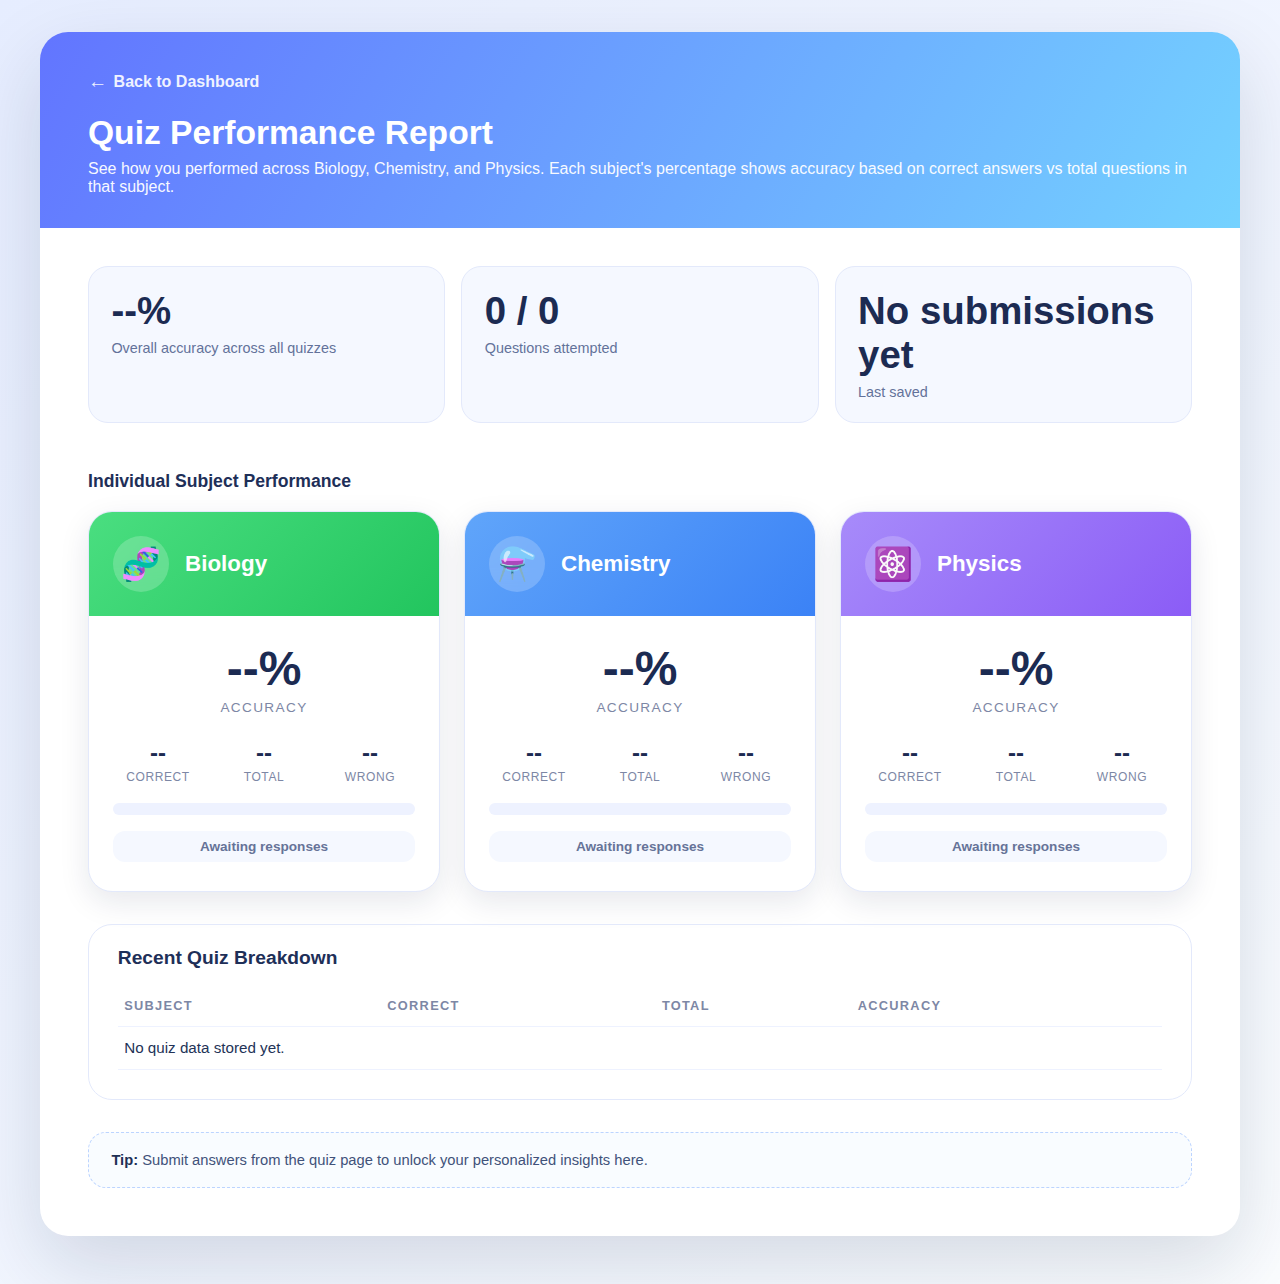
<file: RESULTS.html>
<!DOCTYPE html>
<html lang="en">
<head>
  <meta charset="UTF-8">
  <meta name="viewport" content="width=device-width, initial-scale=1.0">
  <title>Quiz Results</title>
  <style>
    :root {
      font-family: 'Segoe UI', Arial, sans-serif;
      color: #172238;
    }
    * {
      box-sizing: border-box;
    }
    body {
      margin: 0;
      min-height: 100vh;
      background: linear-gradient(140deg, #e6edff, #fbfdff);
      display: flex;
      justify-content: center;
      padding: 2rem 1rem 3rem;
    }
    .page {
      width: min(1200px, 100%);
      background: #fff;
      border-radius: 28px;
      box-shadow: 0 30px 80px rgba(15, 34, 70, 0.15);
      overflow: hidden;
    }
    header {
      background: linear-gradient(120deg, #6275ff, #74d2ff);
      color: #fff;
      padding: 2.5rem 3rem 2rem;
    }
    .back-link {
      display: inline-flex;
      align-items: center;
      gap: 0.4rem;
      text-decoration: none;
      color: #fff;
      font-weight: 600;
      opacity: 0.9;
      margin-bottom: 1.4rem;
    }
    .back-link span {
      font-size: 1.2rem;
      line-height: 1;
    }
    header h1 {
      margin: 0;
      font-size: 2.1rem;
    }
    header p {
      margin: 0.5rem 0 0;
      opacity: 0.95;
    }
    main {
      padding: 2.4rem 3rem 3rem;
      display: flex;
      flex-direction: column;
      gap: 2rem;
    }
    .summary-row {
      display: grid;
      grid-template-columns: repeat(auto-fit, minmax(220px, 1fr));
      gap: 1rem;
    }
    .summary-card {
      border: 1px solid #e3e9fb;
      border-radius: 20px;
      padding: 1.4rem;
      background: #f5f8ff;
    }
    .summary-card h2 {
      margin: 0;
      font-size: 2.4rem;
      color: #1c2b52;
    }
    .summary-card p {
      margin: 0.4rem 0 0;
      color: #63729a;
      font-size: 0.9rem;
    }
    .leaderboard {
      border: 1px solid #e3e9fb;
      border-radius: 24px;
      padding: 1.4rem 1.8rem 1.8rem;
    }
    .leaderboard h3 {
      margin: 0 0 1rem;
      font-size: 1.2rem;
      color: #1e2f58;
    }
    table {
      width: 100%;
      border-collapse: collapse;
      font-size: 0.95rem;
    }
    th, td {
      text-align: left;
      padding: 0.8rem 0.4rem;
      border-bottom: 1px solid #eef2ff;
    }
    th {
      font-size: 0.8rem;
      text-transform: uppercase;
      letter-spacing: 0.1em;
      color: #7d87a5;
    }
    td {
      color: #233357;
    }
    .badge {
      display: inline-flex;
      align-items: center;
      gap: 0.35rem;
      padding: 0.2rem 0.7rem;
      border-radius: 999px;
      font-size: 0.78rem;
      font-weight: 600;
      background: #ecf2ff;
      color: #1c52ff;
    }
    .subject-badge {
      background: #ecf2ff;
      color: #1c52ff;
    }
    .subject-section {
      margin-top: 1rem;
    }
    .section-title {
      font-size: 1.1rem;
      color: #1e2f58;
      margin: 0 0 1.2rem;
      font-weight: 600;
    }
    .subject-results-grid {
      display: grid;
      grid-template-columns: repeat(auto-fit, minmax(280px, 1fr));
      gap: 1.5rem;
    }
    .subject-result-card {
      border: 1px solid #e3e9fb;
      border-radius: 24px;
      overflow: hidden;
      background: #fff;
      box-shadow: 0 10px 30px rgba(15, 34, 70, 0.1);
      transition: transform 0.2s ease, box-shadow 0.2s ease;
    }
    .subject-result-card:hover {
      transform: translateY(-4px);
      box-shadow: 0 15px 40px rgba(15, 34, 70, 0.15);
    }
    .subject-header {
      padding: 1.5rem;
      color: #fff;
      display: flex;
      align-items: center;
      gap: 1rem;
    }
    .subject-icon {
      font-size: 2rem;
      background: rgba(255, 255, 255, 0.2);
      width: 56px;
      height: 56px;
      border-radius: 50%;
      display: flex;
      align-items: center;
      justify-content: center;
      backdrop-filter: blur(10px);
    }
    .subject-header h4 {
      margin: 0;
      font-size: 1.4rem;
      font-weight: 600;
    }
    .subject-body {
      padding: 1.8rem 1.5rem;
    }
    .percentage-display {
      text-align: center;
      margin-bottom: 1.5rem;
    }
    .percentage-value {
      display: block;
      font-size: 3rem;
      font-weight: 700;
      color: #1c2b52;
      line-height: 1;
    }
    .percentage-label {
      display: block;
      font-size: 0.85rem;
      color: #7d87a5;
      margin-top: 0.4rem;
      text-transform: uppercase;
      letter-spacing: 0.1em;
    }
    .stats-row {
      display: grid;
      grid-template-columns: repeat(3, 1fr);
      gap: 1rem;
      margin-bottom: 1.2rem;
    }
    .stat-item {
      text-align: center;
    }
    .stat-value {
      font-size: 1.5rem;
      font-weight: 700;
      color: #1c2b52;
    }
    .stat-label {
      font-size: 0.75rem;
      color: #7d87a5;
      margin-top: 0.2rem;
      text-transform: uppercase;
      letter-spacing: 0.05em;
    }
    .progress-bar {
      width: 100%;
      height: 12px;
      background: #eef2ff;
      border-radius: 999px;
      overflow: hidden;
      margin-bottom: 1rem;
    }
    .progress-fill {
      height: 100%;
      width: var(--progress, 0%);
      border-radius: 999px;
      transition: width 0.6s ease;
    }
    .subject-status {
      text-align: center;
      font-size: 0.85rem;
      font-weight: 600;
      color: #667398;
      padding: 0.5rem;
      background: #f5f8ff;
      border-radius: 12px;
    }
    .ai-section {
      margin-top: 2rem;
      padding: 2rem;
      background: linear-gradient(135deg, #f0f9ff, #e0f2fe);
      border-radius: 24px;
      border: 1px solid #bae6fd;
    }
    .recommendations-container {
      display: flex;
      flex-direction: column;
      gap: 1.2rem;
    }
    .recommendation-card {
      background: #fff;
      border-radius: 16px;
      padding: 1.5rem;
      border-left: 4px solid #3b82f6;
      box-shadow: 0 4px 12px rgba(59, 130, 246, 0.1);
    }
    .recommendation-card.high-priority {
      border-left-color: #ef4444;
      background: #fef2f2;
    }
    .recommendation-card.medium-priority {
      border-left-color: #f59e0b;
      background: #fffbeb;
    }
    .recommendation-card h4 {
      margin: 0 0 0.5rem;
      color: #1e293b;
      font-size: 1.1rem;
    }
    .recommendation-card .priority-badge {
      display: inline-block;
      padding: 0.2rem 0.6rem;
      border-radius: 999px;
      font-size: 0.75rem;
      font-weight: 600;
      margin-bottom: 0.5rem;
    }
    .priority-badge.high {
      background: #fee2e2;
      color: #991b1b;
    }
    .priority-badge.medium {
      background: #fef3c7;
      color: #92400e;
    }
    .priority-badge.low {
      background: #dbeafe;
      color: #1e40af;
    }
    .action-items {
      list-style: none;
      padding: 0;
      margin: 0.8rem 0 0;
    }
    .action-items li {
      padding: 0.4rem 0 0.4rem 1.5rem;
      position: relative;
      color: #475569;
    }
    .action-items li:before {
      content: '✓';
      position: absolute;
      left: 0;
      color: #10b981;
      font-weight: bold;
    }
    .insights-grid {
      display: grid;
      grid-template-columns: repeat(auto-fit, minmax(300px, 1fr));
      gap: 1.5rem;
    }
    .insight-card {
      background: #fff;
      padding: 1.5rem;
      border-radius: 16px;
      box-shadow: 0 4px 12px rgba(0, 0, 0, 0.05);
    }
    .insight-card h4 {
      margin: 0 0 1rem;
      font-size: 1.1rem;
    }
    .insight-card ul {
      list-style: none;
      padding: 0;
      margin: 0;
    }
    .insight-card li {
      padding: 0.5rem 0;
      border-bottom: 1px solid #f1f5f9;
    }
    .weakness-item {
      padding: 1rem;
      margin-bottom: 0.8rem;
      background: #fef2f2;
      border-radius: 12px;
      border-left: 3px solid #ef4444;
    }
    .weakness-item h5 {
      margin: 0 0 0.3rem;
      color: #991b1b;
    }
    .weakness-item p {
      margin: 0.3rem 0;
      font-size: 0.9rem;
      color: #64748b;
    }
    .study-plan-grid {
      display: grid;
      grid-template-columns: repeat(auto-fit, minmax(250px, 1fr));
      gap: 1rem;
      margin-top: 1rem;
    }
    .study-subject-card {
      background: #fff;
      padding: 1.2rem;
      border-radius: 12px;
      border: 1px solid #e2e8f0;
    }
    .study-subject-card h5 {
      margin: 0 0 0.5rem;
      color: #1e293b;
      text-transform: capitalize;
    }
    .time-allocation {
      font-size: 1.5rem;
      font-weight: 700;
      color: #3b82f6;
      margin: 0.5rem 0;
    }
    .focus-badge {
      display: inline-block;
      padding: 0.2rem 0.6rem;
      border-radius: 999px;
      font-size: 0.75rem;
      font-weight: 600;
      background: #dbeafe;
      color: #1e40af;
    }
    .notes {
      border: 1px dashed #bcd4ff;
      border-radius: 18px;
      padding: 1.2rem 1.4rem;
      background: #f9fcff;
      color: #41527a;
      font-size: 0.92rem;
    }
    .notes strong {
      color: #1f2f55;
    }
    @media (max-width: 720px) {
      header, main {
        padding: 2rem 1.5rem;
      }
      .subject-results-grid {
        grid-template-columns: 1fr;
      }
      .percentage-value {
        font-size: 2.5rem;
      }
    }
  </style>
</head>
<body>
  <div class="page">
    <header>
      <a class="back-link" href="STUDENTHOME.html">
        <span>←</span>
        Back to Dashboard
      </a>
      <h1>Quiz Performance Report</h1>
      <p>See how you performed across Biology, Chemistry, and Physics. Each subject's percentage shows accuracy based on correct answers vs total questions in that subject.</p>
    </header>
    <main>
      <div class="summary-row">
        <div class="summary-card">
          <h2 id="overall-accuracy">--%</h2>
          <p>Overall accuracy across all quizzes</p>
        </div>
        <div class="summary-card">
          <h2 id="questions-attempted">--</h2>
          <p>Questions attempted</p>
        </div>
        <div class="summary-card">
          <h2 id="last-updated">--</h2>
          <p>Last saved</p>
        </div>
      </div>

      <div class="subject-section">
        <h3 class="section-title">Individual Subject Performance</h3>
        <div class="subject-results-grid">
          <div class="subject-result-card" data-subject="biology">
            <div class="subject-header" style="background: linear-gradient(135deg, #4ade80, #22c55e);">
              <div class="subject-icon">🧬</div>
              <h4>Biology</h4>
            </div>
            <div class="subject-body">
              <div class="percentage-display">
                <span class="percentage-value">--%</span>
                <span class="percentage-label">Accuracy</span>
              </div>
              <div class="stats-row">
                <div class="stat-item">
                  <div class="stat-value" id="bio-correct">--</div>
                  <div class="stat-label">Correct</div>
                </div>
                <div class="stat-item">
                  <div class="stat-value" id="bio-total">--</div>
                  <div class="stat-label">Total</div>
                </div>
                <div class="stat-item">
                  <div class="stat-value" id="bio-wrong">--</div>
                  <div class="stat-label">Wrong</div>
                </div>
              </div>
              <div class="progress-bar">
                <div class="progress-fill" style="--progress: 0%; background: #22c55e;"></div>
              </div>
              <div class="subject-status">Awaiting responses</div>
            </div>
          </div>

          <div class="subject-result-card" data-subject="chemistry">
            <div class="subject-header" style="background: linear-gradient(135deg, #60a5fa, #3b82f6);">
              <div class="subject-icon">⚗️</div>
              <h4>Chemistry</h4>
            </div>
            <div class="subject-body">
              <div class="percentage-display">
                <span class="percentage-value">--%</span>
                <span class="percentage-label">Accuracy</span>
              </div>
              <div class="stats-row">
                <div class="stat-item">
                  <div class="stat-value" id="chem-correct">--</div>
                  <div class="stat-label">Correct</div>
                </div>
                <div class="stat-item">
                  <div class="stat-value" id="chem-total">--</div>
                  <div class="stat-label">Total</div>
                </div>
                <div class="stat-item">
                  <div class="stat-value" id="chem-wrong">--</div>
                  <div class="stat-label">Wrong</div>
                </div>
              </div>
              <div class="progress-bar">
                <div class="progress-fill" style="--progress: 0%; background: #3b82f6;"></div>
              </div>
              <div class="subject-status">Awaiting responses</div>
            </div>
          </div>

          <div class="subject-result-card" data-subject="physics">
            <div class="subject-header" style="background: linear-gradient(135deg, #a78bfa, #8b5cf6);">
              <div class="subject-icon">⚛️</div>
              <h4>Physics</h4>
            </div>
            <div class="subject-body">
              <div class="percentage-display">
                <span class="percentage-value">--%</span>
                <span class="percentage-label">Accuracy</span>
              </div>
              <div class="stats-row">
                <div class="stat-item">
                  <div class="stat-value" id="phys-correct">--</div>
                  <div class="stat-label">Correct</div>
                </div>
                <div class="stat-item">
                  <div class="stat-value" id="phys-total">--</div>
                  <div class="stat-label">Total</div>
                </div>
                <div class="stat-item">
                  <div class="stat-value" id="phys-wrong">--</div>
                  <div class="stat-label">Wrong</div>
                </div>
              </div>
              <div class="progress-bar">
                <div class="progress-fill" style="--progress: 0%; background: #8b5cf6;"></div>
              </div>
              <div class="subject-status">Awaiting responses</div>
            </div>
          </div>
        </div>
      </div>

      <div class="leaderboard">
        <h3>Recent Quiz Breakdown</h3>
        <table>
          <thead>
            <tr>
              <th>Subject</th>
              <th>Correct</th>
              <th>Total</th>
              <th>Accuracy</th>
            </tr>
          </thead>
          <tbody id="results-table-body">
            <tr>
              <td colspan="4">No quiz data stored yet.</td>
            </tr>
          </tbody>
        </table>
      </div>

      <div class="notes">
        <strong>Tip:</strong> <span id="notes-text">Submit answers from the quiz page to unlock your personalized insights here.</span>
      </div>

      <!-- AI Recommendations Section -->
      <div id="ai-recommendations" class="ai-section" style="display: none;">
        <h3 class="section-title">🤖 AI-Powered Recommendations</h3>
        <div id="recommendations-container"></div>
      </div>

      <!-- Study Plan Section -->
      <div id="study-plan-section" class="ai-section" style="display: none;">
        <h3 class="section-title">📚 Personalized Study Plan</h3>
        <div id="study-plan-container"></div>
      </div>

      <!-- Strengths & Weaknesses -->
      <div id="insights-section" class="ai-section" style="display: none;">
        <h3 class="section-title">📊 Performance Insights</h3>
        <div class="insights-grid">
          <div class="insight-card strength-card">
            <h4>🌟 Your Strengths</h4>
            <ul id="strengths-list"></ul>
          </div>
          <div class="insight-card weakness-card">
            <h4>🎯 Areas to Improve</h4>
            <div id="weaknesses-list"></div>
          </div>
        </div>
      </div>
    </main>
  </div>
  <script>
    console.log('📊 RESULTS PAGE SCRIPT LOADED');
    console.log('Current URL:', window.location.href);
    console.log('Checking localStorage...');
    console.log('All localStorage keys:', Object.keys(localStorage));
    console.log('localStorage.length:', localStorage.length);
    
    // Try to get the quiz results
    const stored = localStorage.getItem('quizResults');
    console.log('Raw stored value:', stored);
    console.log('Stored quiz results:', stored);
    
    const overallEl = document.getElementById('overall-accuracy');
    const attemptedEl = document.getElementById('questions-attempted');
    const updatedEl = document.getElementById('last-updated');
    const notesEl = document.getElementById('notes-text');
    const tableBody = document.getElementById('results-table-body');
    // stored is already retrieved above
    const subjectLabels = {
      biology: 'Biology',
      chemistry: 'Chemistry',
      physics: 'Physics',
    };

    console.log('Stored quiz results:', stored);

    if (!stored) {
      console.log('No quiz results found in localStorage');
      overallEl.textContent = '--%';
      attemptedEl.textContent = '0 / 0';
      updatedEl.textContent = 'No submissions yet';
      tableBody.innerHTML = '<tr><td colspan="4">No quiz data stored yet.</td></tr>';
    } else {
      const summary = JSON.parse(stored);
      console.log('Parsed summary:', summary);
      
      const overallPercent = summary.overall.total
        ? Math.round((summary.overall.correct / summary.overall.total) * 100)
        : 0;
      overallEl.textContent = `${overallPercent}%`;
      attemptedEl.textContent = `${summary.overall.answered} / ${summary.overall.total}`;
      updatedEl.textContent = new Date(summary.timestamp).toLocaleString();

      const subjectCards = document.querySelectorAll('.subject-result-card');
      console.log('Subject cards found:', subjectCards.length);
      
      subjectCards.forEach(card => {
        const subjectKey = card.dataset.subject;
        const stats = summary.subjects[subjectKey];
        console.log(`Processing ${subjectKey}:`, stats);
        
        const percentageValue = card.querySelector('.percentage-value');
        const progressFill = card.querySelector('.progress-fill');
        const statusEl = card.querySelector('.subject-status');
        
        let correctId, totalId, wrongId;
        if (subjectKey === 'biology') {
          correctId = 'bio-correct';
          totalId = 'bio-total';
          wrongId = 'bio-wrong';
        } else if (subjectKey === 'chemistry') {
          correctId = 'chem-correct';
          totalId = 'chem-total';
          wrongId = 'chem-wrong';
        } else if (subjectKey === 'physics') {
          correctId = 'phys-correct';
          totalId = 'phys-total';
          wrongId = 'phys-wrong';
        }

        if (stats && stats.total) {
          const percent = Math.round((stats.correct / stats.total) * 100);
          const wrong = stats.total - stats.correct;
          
          console.log(`${subjectKey} - Percent: ${percent}%, Correct: ${stats.correct}, Total: ${stats.total}, Wrong: ${wrong}`);
          
          percentageValue.textContent = `${percent}%`;
          progressFill.style.setProperty('--progress', `${percent}%`);
          
          document.getElementById(correctId).textContent = stats.correct;
          document.getElementById(totalId).textContent = stats.total;
          document.getElementById(wrongId).textContent = wrong;
          
          if (percent >= 85) {
            statusEl.textContent = '🌟 Excellent Performance';
            statusEl.style.background = '#d1fae5';
            statusEl.style.color = '#065f46';
          } else if (percent >= 70) {
            statusEl.textContent = '✅ Good Progress';
            statusEl.style.background = '#dbeafe';
            statusEl.style.color = '#1e40af';
          } else if (percent >= 50) {
            statusEl.textContent = '📈 Keep Practicing';
            statusEl.style.background = '#fef3c7';
            statusEl.style.color = '#92400e';
          } else {
            statusEl.textContent = '📚 Needs More Review';
            statusEl.style.background = '#fee2e2';
            statusEl.style.color = '#991b1b';
          }
        } else {
          console.log(`${subjectKey} - No data available`);
          percentageValue.textContent = '--%';
          progressFill.style.setProperty('--progress', '0%');
          document.getElementById(correctId).textContent = '--';
          document.getElementById(totalId).textContent = '--';
          document.getElementById(wrongId).textContent = '--';
          statusEl.textContent = 'Awaiting responses';
          statusEl.style.background = '#f5f8ff';
          statusEl.style.color = '#667398';
        }
      });

      tableBody.innerHTML = '';
      const subjectsEntries = Object.entries(summary.subjects);
      if (subjectsEntries.length === 0) {
        tableBody.innerHTML = '<tr><td colspan="4">No quiz data stored yet.</td></tr>';
      } else {
        subjectsEntries.forEach(([key, stats]) => {
          const row = document.createElement('tr');
          const percent = stats.total ? Math.round((stats.correct / stats.total) * 100) : 0;
          row.innerHTML = `
            <td>${subjectLabels[key] || key}</td>
            <td>${stats.correct}</td>
            <td>${stats.total}</td>
            <td>${percent}%</td>
          `;
          tableBody.appendChild(row);
        });
      }

      if (subjectsEntries.length) {
        const weakest = subjectsEntries
          .filter(([, stats]) => stats.total)
          .sort((a, b) => (a[1].correct / (a[1].total || 1)) - (b[1].correct / (b[1].total || 1)))[0];
        if (weakest) {
          const percent = weakest[1].total ? Math.round((weakest[1].correct / weakest[1].total) * 100) : 0;
          notesEl.textContent = `Focus on ${subjectLabels[weakest[0]] || weakest[0]} to lift its ${percent}% accuracy closer to your best-performing subject.`;
        } else {
          notesEl.textContent = 'Great job! Keep taking quizzes to maintain your streak.';
        }
      }
      
      // Call AI Analysis API
      fetchAIAnalysis(summary);
    }
    
    // AI Analysis Functions
    async function fetchAIAnalysis(quizData) {
      console.log('🤖 Attempting to fetch AI analysis...');
      console.log('Quiz data being sent:', quizData);
      
      try {
        const response = await fetch('http://localhost:5000/api/analyze', {
          method: 'POST',
          headers: {
            'Content-Type': 'application/json',
          },
          body: JSON.stringify(quizData)
        });
        
        console.log('API Response status:', response.status);
        
        if (!response.ok) {
          throw new Error(`AI API returned status ${response.status}`);
        }
        
        const result = await response.json();
        console.log('✅ AI Analysis received successfully!');
        console.log('Analysis data:', result);
        
        if (result.status === 'success') {
          displayAIInsights(result.data);
        } else {
          console.error('AI API returned error:', result);
          displayBasicRecommendations(quizData);
        }
      } catch (error) {
        console.warn('⚠️ AI API not available:', error.message);
        console.log('Showing fallback recommendations...');
        // Fallback: Show basic recommendations without AI
        displayBasicRecommendations(quizData);
      }
    }
    
    function displayAIInsights(analysis) {
      // Display Recommendations
      if (analysis.recommendations && analysis.recommendations.length > 0) {
        const recContainer = document.getElementById('recommendations-container');
        recContainer.innerHTML = '';
        
        analysis.recommendations.forEach(rec => {
          const card = document.createElement('div');
          card.className = `recommendation-card ${rec.priority.toLowerCase()}-priority`;
          
          const actionItems = rec.action_items ? 
            `<ul class="action-items">${rec.action_items.map(item => `<li>${item}</li>`).join('')}</ul>` : '';
          
          card.innerHTML = `
            <span class="priority-badge ${rec.priority.toLowerCase()}">${rec.priority} Priority</span>
            <h4>${rec.title}</h4>
            <p>${rec.description}</p>
            ${actionItems}
          `;
          
          recContainer.appendChild(card);
        });
        
        document.getElementById('ai-recommendations').style.display = 'block';
      }
      
      // Display Strengths
      if (analysis.strengths && analysis.strengths.length > 0) {
        const strengthsList = document.getElementById('strengths-list');
        strengthsList.innerHTML = '';
        
        analysis.strengths.forEach(strength => {
          const li = document.createElement('li');
          li.textContent = strength;
          strengthsList.appendChild(li);
        });
      }
      
      // Display Weaknesses
      if (analysis.weaknesses && analysis.weaknesses.length > 0) {
        const weaknessesList = document.getElementById('weaknesses-list');
        weaknessesList.innerHTML = '';
        
        analysis.weaknesses.forEach(weakness => {
          const div = document.createElement('div');
          div.className = 'weakness-item';
          div.innerHTML = `
            <h5>${weakness.subject} - ${weakness.accuracy}%</h5>
            <p><strong>Severity:</strong> ${weakness.severity}</p>
            <p>${weakness.action}</p>
          `;
          weaknessesList.appendChild(div);
        });
      }
      
      if ((analysis.strengths && analysis.strengths.length > 0) || (analysis.weaknesses && analysis.weaknesses.length > 0)) {
        document.getElementById('insights-section').style.display = 'block';
      }
      
      // Display Study Plan
      if (analysis.study_plan && analysis.study_plan.daily_schedule) {
        const planContainer = document.getElementById('study-plan-container');
        planContainer.innerHTML = '<div class="study-plan-grid"></div>';
        const grid = planContainer.querySelector('.study-plan-grid');
        
        Object.entries(analysis.study_plan.daily_schedule).forEach(([subject, plan]) => {
          const card = document.createElement('div');
          card.className = 'study-subject-card';
          card.innerHTML = `
            <h5>${subject}</h5>
            <div class="time-allocation">${plan.time_minutes} min/day</div>
            <span class="focus-badge">${plan.focus_level} Focus</span>
          `;
          grid.appendChild(card);
        });
        
        if (analysis.study_plan.weekly_goals && analysis.study_plan.weekly_goals.length > 0) {
          const goalsDiv = document.createElement('div');
          goalsDiv.style.marginTop = '1.5rem';
          goalsDiv.innerHTML = '<h4>Weekly Goals</h4><ul class="action-items"></ul>';
          const goalsList = goalsDiv.querySelector('ul');
          
          analysis.study_plan.weekly_goals.forEach(goal => {
            const li = document.createElement('li');
            li.textContent = goal;
            goalsList.appendChild(li);
          });
          
          planContainer.appendChild(goalsDiv);
        }
        
        document.getElementById('study-plan-section').style.display = 'block';
      }
    }
    
    function displayBasicRecommendations(quizData) {
      // Fallback recommendations when AI API is not available
      const subjects = quizData.subjects || {};
      const recommendations = [];
      
      // Find weakest subject
      let weakestSubject = null;
      let lowestScore = 100;
      
      Object.entries(subjects).forEach(([subject, stats]) => {
        const accuracy = stats.total ? (stats.correct / stats.total * 100) : 0;
        if (accuracy < lowestScore) {
          lowestScore = accuracy;
          weakestSubject = subject;
        }
      });
      
      if (weakestSubject && lowestScore < 70) {
        const recContainer = document.getElementById('recommendations-container');
        recContainer.innerHTML = `
          <div class="recommendation-card high-priority">
            <span class="priority-badge high">High Priority</span>
            <h4>Focus on ${weakestSubject.charAt(0).toUpperCase() + weakestSubject.slice(1)}</h4>
            <p>Your ${weakestSubject} score is ${lowestScore.toFixed(0)}%. This needs immediate attention.</p>
            <ul class="action-items">
              <li>Review fundamental ${weakestSubject} concepts</li>
              <li>Practice 10-15 questions daily</li>
              <li>Watch tutorial videos on weak topics</li>
            </ul>
          </div>
        `;
        
        document.getElementById('ai-recommendations').style.display = 'block';
      }
    }
  </script>
</body>
</html>
</file>
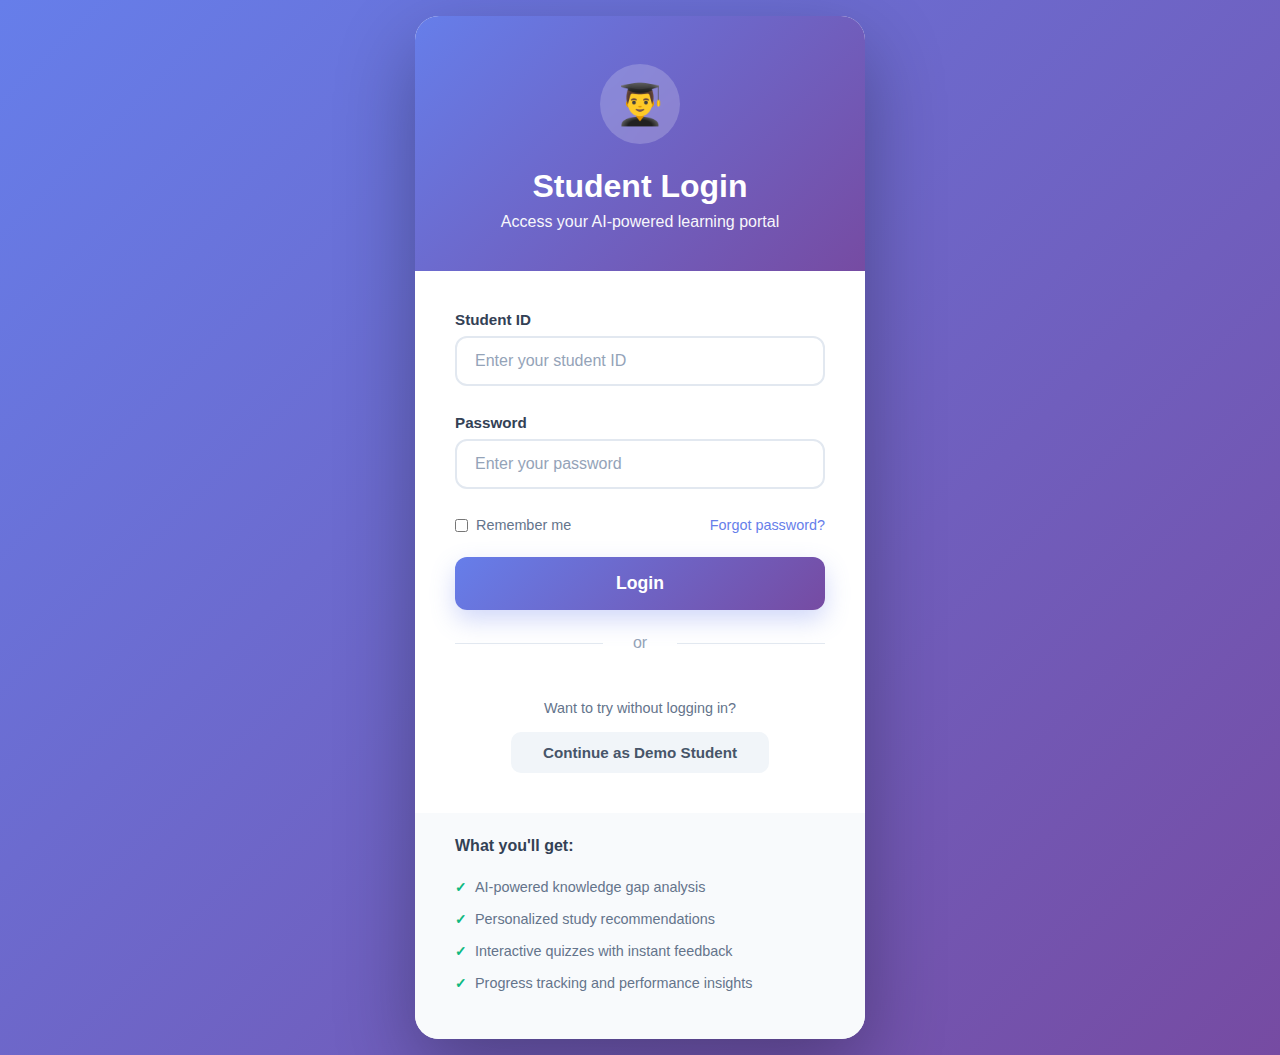
<file: STUDENT_LOGIN.html>
<!DOCTYPE html>
<html lang="en">
<head>
  <meta charset="UTF-8">
  <meta name="viewport" content="width=device-width, initial-scale=1.0">
  <title>Student Login - AI Quiz System</title>
  <style>
    * {
      margin: 0;
      padding: 0;
      box-sizing: border-box;
    }
    body {
      font-family: 'Segoe UI', Tahoma, Geneva, Verdana, sans-serif;
      min-height: 100vh;
      background: linear-gradient(135deg, #667eea 0%, #764ba2 100%);
      display: flex;
      align-items: center;
      justify-content: center;
      padding: 1rem;
    }
    .login-container {
      width: 100%;
      max-width: 450px;
      background: white;
      border-radius: 24px;
      box-shadow: 0 30px 80px rgba(0, 0, 0, 0.3);
      overflow: hidden;
    }
    .login-header {
      background: linear-gradient(135deg, #667eea 0%, #764ba2 100%);
      color: white;
      padding: 3rem 2.5rem 2.5rem;
      text-align: center;
    }
    .login-header h1 {
      font-size: 2rem;
      margin-bottom: 0.5rem;
    }
    .login-header p {
      opacity: 0.95;
      font-size: 1rem;
    }
    .login-icon {
      width: 80px;
      height: 80px;
      background: rgba(255, 255, 255, 0.2);
      border-radius: 50%;
      display: flex;
      align-items: center;
      justify-content: center;
      margin: 0 auto 1.5rem;
      font-size: 2.5rem;
      backdrop-filter: blur(10px);
    }
    .login-form {
      padding: 2.5rem;
    }
    .form-group {
      margin-bottom: 1.75rem;
    }
    .form-group label {
      display: block;
      margin-bottom: 0.5rem;
      color: #334155;
      font-weight: 600;
      font-size: 0.95rem;
    }
    .form-group input {
      width: 100%;
      padding: 0.875rem 1.125rem;
      border: 2px solid #e2e8f0;
      border-radius: 12px;
      font-size: 1rem;
      transition: all 0.3s ease;
      font-family: inherit;
    }
    .form-group input:focus {
      outline: none;
      border-color: #667eea;
      box-shadow: 0 0 0 3px rgba(102, 126, 234, 0.1);
    }
    .form-group input::placeholder {
      color: #94a3b8;
    }
    .login-btn {
      width: 100%;
      padding: 1rem;
      background: linear-gradient(135deg, #667eea 0%, #764ba2 100%);
      color: white;
      border: none;
      border-radius: 12px;
      font-size: 1.1rem;
      font-weight: 600;
      cursor: pointer;
      transition: transform 0.2s, box-shadow 0.2s;
      box-shadow: 0 10px 25px rgba(102, 126, 234, 0.3);
    }
    .login-btn:hover {
      transform: translateY(-2px);
      box-shadow: 0 15px 35px rgba(102, 126, 234, 0.4);
    }
    .login-btn:active {
      transform: translateY(0);
    }
    .remember-forgot {
      display: flex;
      align-items: center;
      justify-content: space-between;
      margin-bottom: 1.5rem;
      font-size: 0.9rem;
    }
    .remember-me {
      display: flex;
      align-items: center;
      gap: 0.5rem;
      color: #64748b;
    }
    .remember-me input {
      width: auto;
      cursor: pointer;
    }
    .forgot-password {
      color: #667eea;
      text-decoration: none;
      font-weight: 500;
    }
    .forgot-password:hover {
      text-decoration: underline;
    }
    .divider {
      text-align: center;
      margin: 1.5rem 0;
      color: #94a3b8;
      position: relative;
    }
    .divider::before,
    .divider::after {
      content: '';
      position: absolute;
      top: 50%;
      width: 40%;
      height: 1px;
      background: #e2e8f0;
    }
    .divider::before {
      left: 0;
    }
    .divider::after {
      right: 0;
    }
    .quick-login {
      text-align: center;
      padding: 1.5rem 0 0;
    }
    .quick-login p {
      color: #64748b;
      margin-bottom: 1rem;
      font-size: 0.9rem;
    }
    .demo-btn {
      display: inline-block;
      padding: 0.75rem 2rem;
      background: #f1f5f9;
      color: #475569;
      border: none;
      border-radius: 10px;
      font-size: 0.95rem;
      font-weight: 600;
      cursor: pointer;
      text-decoration: none;
      transition: all 0.2s;
    }
    .demo-btn:hover {
      background: #e2e8f0;
      transform: translateY(-1px);
    }
    .features {
      padding: 1.5rem 2.5rem 2.5rem;
      background: #f8fafc;
    }
    .features h3 {
      color: #334155;
      margin-bottom: 1rem;
      font-size: 1rem;
    }
    .features ul {
      list-style: none;
    }
    .features li {
      padding: 0.5rem 0;
      color: #64748b;
      font-size: 0.9rem;
      display: flex;
      align-items: center;
      gap: 0.5rem;
    }
    .features li:before {
      content: '✓';
      color: #10b981;
      font-weight: bold;
    }
    @media (max-width: 480px) {
      .login-header {
        padding: 2rem 1.5rem;
      }
      .login-form {
        padding: 2rem 1.5rem;
      }
      .login-header h1 {
        font-size: 1.75rem;
      }
    }
  </style>
</head>
<body>
  <div class="login-container">
    <div class="login-header">
      <div class="login-icon">👨‍🎓</div>
      <h1>Student Login</h1>
      <p>Access your AI-powered learning portal</p>
    </div>

    <form class="login-form" id="loginForm">
      <div class="form-group">
        <label for="student-id">Student ID</label>
        <input 
          type="text" 
          id="student-id" 
          placeholder="Enter your student ID"
          required
        >
      </div>

      <div class="form-group">
        <label for="password">Password</label>
        <input 
          type="password" 
          id="password" 
          placeholder="Enter your password"
          required
        >
      </div>

      <div class="remember-forgot">
        <label class="remember-me">
          <input type="checkbox" id="remember">
          <span>Remember me</span>
        </label>
        <a href="#" class="forgot-password">Forgot password?</a>
      </div>

      <button type="submit" class="login-btn">Login</button>

      <div class="divider">or</div>

      <div class="quick-login">
        <p>Want to try without logging in?</p>
        <a href="STUDENTHOME.html" class="demo-btn">Continue as Demo Student</a>
      </div>
    </form>

    <div class="features">
      <h3>What you'll get:</h3>
      <ul>
        <li>AI-powered knowledge gap analysis</li>
        <li>Personalized study recommendations</li>
        <li>Interactive quizzes with instant feedback</li>
        <li>Progress tracking and performance insights</li>
      </ul>
    </div>
  </div>

  <script>
    const loginForm = document.getElementById('loginForm');
    const studentIdInput = document.getElementById('student-id');
    const passwordInput = document.getElementById('password');
    const rememberCheckbox = document.getElementById('remember');

    // Check if user is already logged in
    window.addEventListener('DOMContentLoaded', () => {
      const savedStudentId = localStorage.getItem('studentId');
      const rememberMe = localStorage.getItem('rememberMe');
      
      if (savedStudentId && rememberMe === 'true') {
        studentIdInput.value = savedStudentId;
        rememberCheckbox.checked = true;
      }
    });

    loginForm.addEventListener('submit', (e) => {
      e.preventDefault();
      
      const studentId = studentIdInput.value.trim();
      const password = passwordInput.value.trim();
      
      if (!studentId || !password) {
        alert('Please enter both Student ID and Password');
        return;
      }

      // Simple validation - accept any non-empty credentials for demo
      // In production, this would connect to a real authentication system
      if (studentId.length < 3) {
        alert('Student ID must be at least 3 characters');
        return;
      }

      // Save student info
      localStorage.setItem('studentId', studentId);
      localStorage.setItem('studentName', studentId); // Use ID as name for demo
      
      if (rememberCheckbox.checked) {
        localStorage.setItem('rememberMe', 'true');
      } else {
        localStorage.removeItem('rememberMe');
      }

      // Redirect to student home
      window.location.href = 'STUDENTHOME.html';
    });

    // Handle forgot password
    document.querySelector('.forgot-password').addEventListener('click', (e) => {
      e.preventDefault();
      alert('Password reset functionality coming soon!\n\nFor demo purposes, you can use any credentials to login.');
    });
  </script>
</body>
</html>
</file>
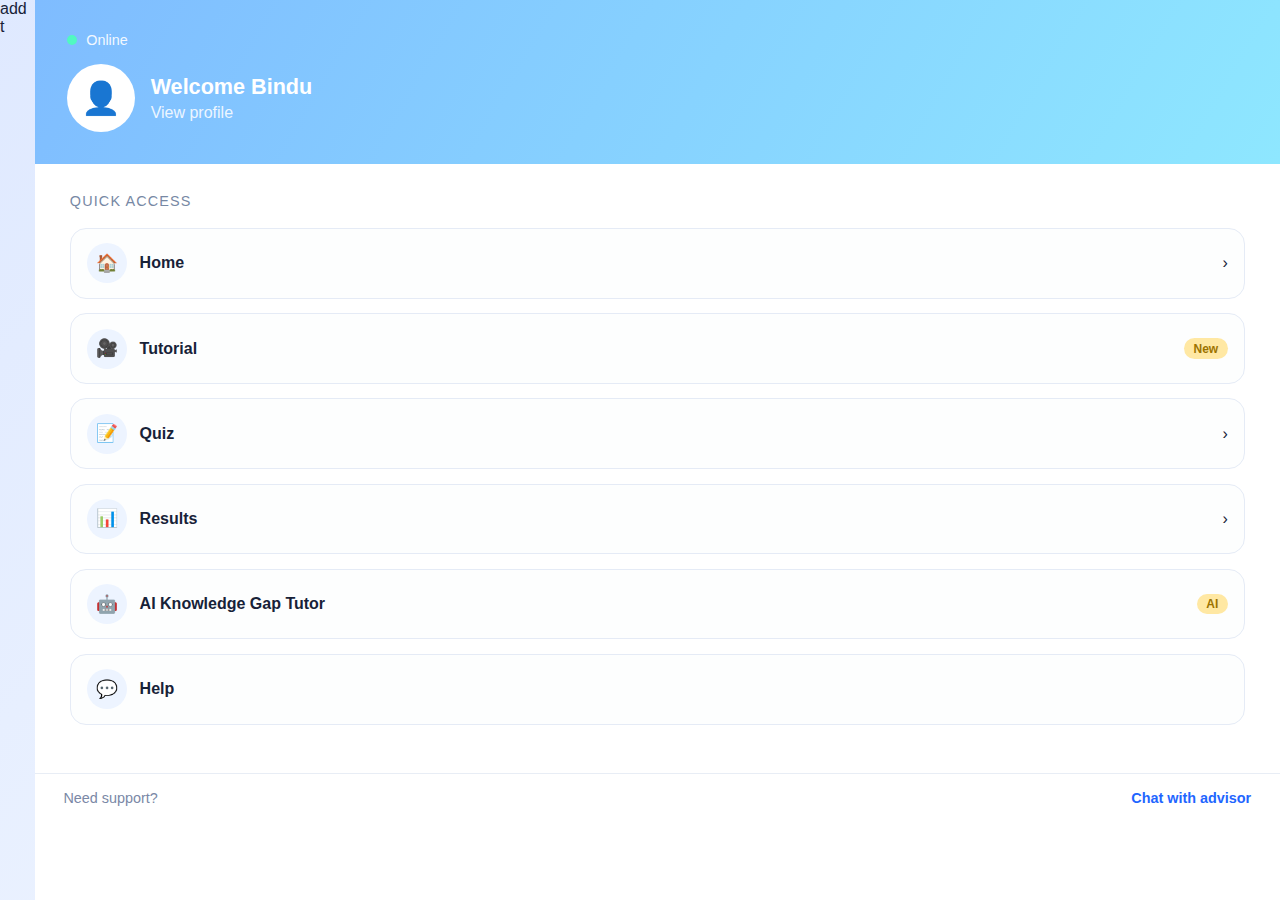
<file: STUDENTHOME.html>
add t<!DOCTYPE html>
<html lang="en">
<head>
  <meta charset="UTF-8">
  <meta name="viewport" content="width=device-width, initial-scale=1.0">
  <title>Student Home</title>
  <style>
    :root {
      font-family: 'Segoe UI', Arial, sans-serif;
      color: #172238;
    }
    * {
      box-sizing: border-box;
    }
    body {
      margin: 0;
      min-height: 100vh;
      background: linear-gradient(135deg, #dfe9ff, #f7fbff);
      display: flex;
      justify-content: center;
      align-items: stretch;
    }
    .app-shell {
      width: 100%;
      min-height: 100vh;
      background: #fff;
      box-shadow: inset 0 1px 0 rgba(22, 33, 70, 0.08);
      overflow: hidden;
    }
    header {
      position: relative;
      padding: 2rem;
      background: linear-gradient(120deg, #7fbcff, #8ee7ff);
      color: #fff;
    }
    header .status {
      display: flex;
      align-items: center;
      gap: 0.6rem;
      font-size: 0.9rem;
      opacity: 0.9;
    }
    header .status span {
      width: 10px;
      height: 10px;
      border-radius: 50%;
      background: #4cffbb;
      display: inline-block;
    }
    .profile {
      display: flex;
      align-items: center;
      margin-top: 1rem;
      gap: 1rem;
    }
    .avatar {
      width: 68px;
      height: 68px;
      border-radius: 50%;
      background: #fff;
      display: flex;
      align-items: center;
      justify-content: center;
      font-size: 2rem;
      color: #4c6fff;
      font-weight: 700;
    }
    .profile-info h2 {
      margin: 0;
      font-size: 1.35rem;
    }
    .profile-info p {
      margin: 0.2rem 0 0;
      opacity: 0.85;
    }
    main {
      padding: 1.8rem 2.2rem 3rem;
    }
    .menu-title {
      font-size: 0.9rem;
      text-transform: uppercase;
      letter-spacing: 0.08em;
      color: #7788a4;
      margin-bottom: 1.2rem;
    }
    .nav-list {
      display: flex;
      flex-direction: column;
      gap: 0.9rem;
    }
    .nav-item {
      display: flex;
      align-items: center;
      justify-content: space-between;
      padding: 0.9rem 1rem;
      border: 1px solid #e5ebf6;
      border-radius: 1rem;
      background: #fdfefe;
      transition: transform 0.15s ease, box-shadow 0.2s ease;
      cursor: pointer;
    }
    .nav-item:hover {
      transform: translateY(-2px);
      box-shadow: 0 12px 24px rgba(17, 37, 70, 0.08);
    }
    .nav-item .label {
      display: flex;
      align-items: center;
      gap: 0.8rem;
      font-weight: 600;
    }
    .icon-circle {
      width: 40px;
      height: 40px;
      border-radius: 50%;
      background: #edf4ff;
      display: flex;
      align-items: center;
      justify-content: center;
      font-size: 1.1rem;
      color: #1f66ff;
    }
    .badge {
      background: #ffe8a3;
      color: #9c7300;
      font-size: 0.75rem;
      padding: 0.2rem 0.6rem;
      border-radius: 999px;
      font-weight: 600;
    }
    footer {
      border-top: 1px solid #e8edf5;
      padding: 1rem 1.8rem;
      display: flex;
      justify-content: space-between;
      align-items: center;
      font-size: 0.9rem;
      color: #7a88a6;
    }
    .help-link {
      color: #1f66ff;
      font-weight: 600;
      text-decoration: none;
    }
  </style>
</head>
<body>
  <div class="app-shell">
    <header>
      <div class="status"><span></span>Online</div>
      <div class="profile">
        <div class="avatar">👤</div>
        <div class="profile-info">
          <h2>Welcome Bindu</h2>
          <p>View profile</p>
        </div>
      </div>
    </header>

    <main>
      <div class="menu-title">Quick Access</div>
      <div class="nav-list">
        <a class="nav-item" href="HOME.html" style="text-decoration:none; color:inherit;">
          <div class="label">
            <div class="icon-circle">🏠</div>
            Home
          </div>
          <div class="cta">›</div>
        </a>
        <a class="nav-item" href="TUTORIAL.html" style="text-decoration:none; color:inherit;">
          <div class="label">
            <div class="icon-circle">🎥</div>
            Tutorial
          </div>
          <span class="badge">New</span>
        </a>
        <a class="nav-item" href="QUIZ.html" style="text-decoration:none; color:inherit;">
          <div class="label">
            <div class="icon-circle">📝</div>
            Quiz
          </div>
          <div class="cta">›</div>
        </a>
        <a class="nav-item" href="RESULTS.html" style="text-decoration:none; color:inherit;">
          <div class="label">
            <div class="icon-circle">📊</div>
            Results
          </div>
          <div class="cta">›</div>
        </a>
        <a class="nav-item" href="AI_TUTOR.html" style="text-decoration:none; color:inherit;">
          <div class="label">
            <div class="icon-circle">🤖</div>
            AI Knowledge Gap Tutor
          </div>
          <span class="badge">AI</span>
        </a>
        <div class="nav-item">
          <div class="label">
            <div class="icon-circle">💬</div>
            Help
          </div>
        </div>
      </div>

    </main>

    <footer>
      <span>Need support?</span>
      <a class="help-link" href="#">Chat with advisor</a>
    </footer>
  </div>
</body>
</html>
</file>
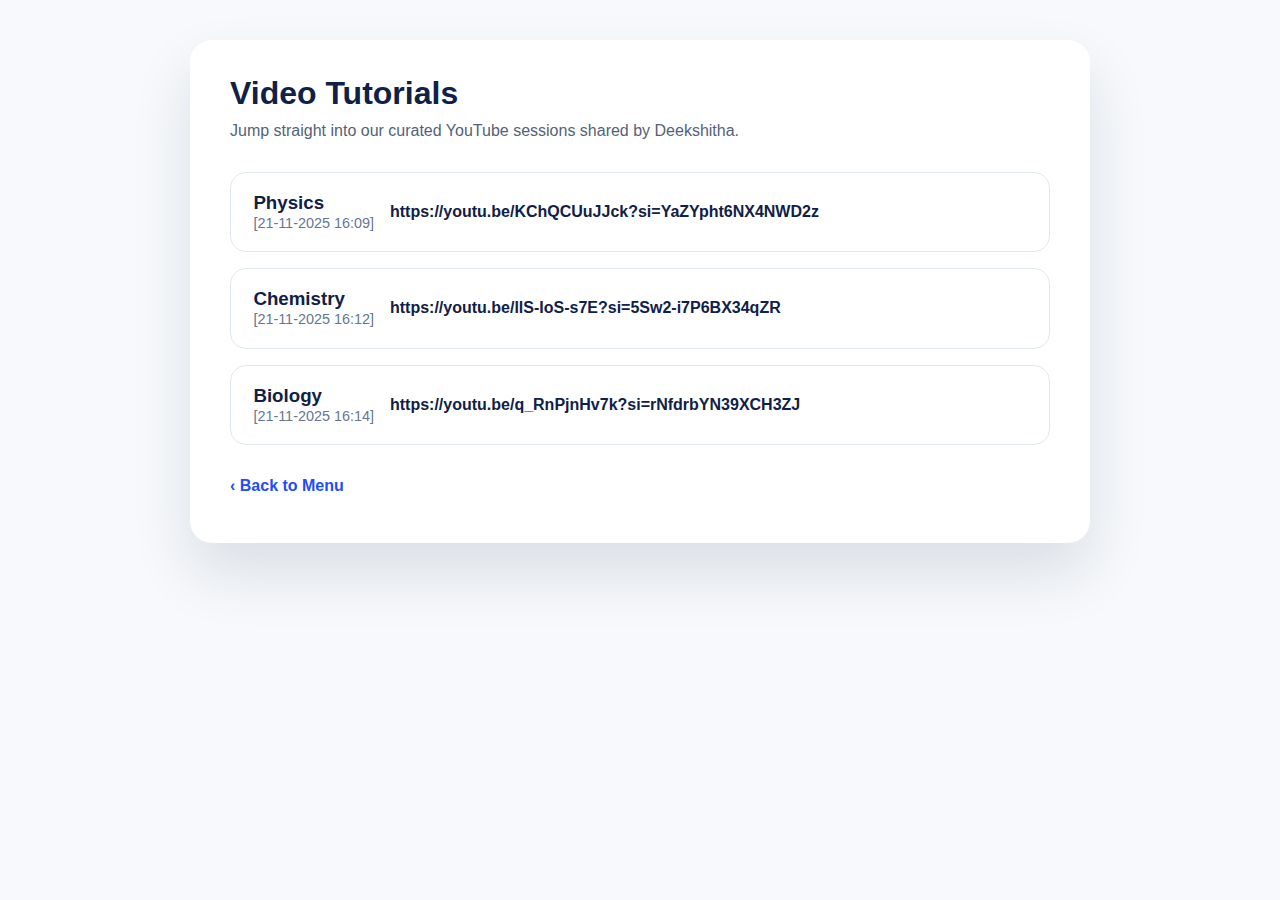
<file: TUTORIAL.html>
<!DOCTYPE html>
<html lang="en">
<head>
  <meta charset="UTF-8">
  <meta name="viewport" content="width=device-width, initial-scale=1.0">
  <title>Tutorial Resources</title>
  <style>
    :root {
      font-family: 'Segoe UI', Arial, sans-serif;
      color: #14213d;
    }
    * {
      box-sizing: border-box;
    }
    body {
      margin: 0;
      min-height: 100vh;
      background: #f7f9fc;
      display: flex;
      justify-content: center;
      align-items: flex-start;
      padding: 2.5rem 1.5rem;
    }
    .wrapper {
      width: min(900px, 100%);
      background: #fff;
      border-radius: 22px;
      padding: 2.2rem 2.5rem 3rem;
      box-shadow: 0 30px 60px rgba(20, 33, 61, 0.12);
    }
    h1 {
      margin: 0;
      font-size: 2rem;
      color: #0f2147;
    }
    p {
      color: #53627a;
      margin-top: 0.6rem;
    }
    .link-list {
      display: flex;
      flex-direction: column;
      gap: 1rem;
      margin-top: 2rem;
    }
    .resource-card {
      border: 1px solid #e1e7f0;
      border-radius: 16px;
      padding: 1.2rem 1.4rem;
      display: flex;
      justify-content: space-between;
      align-items: center;
      gap: 1rem;
      transition: transform 0.15s ease, box-shadow 0.2s ease;
    }
    .resource-card:hover {
      transform: translateY(-2px);
      box-shadow: 0 14px 30px rgba(15, 33, 71, 0.12);
    }
    .resource-card a {
      text-decoration: none;
      color: #0f2147;
      font-weight: 600;
      font-size: 1rem;
      flex: 1;
      word-break: break-word;
    }
    .resource-card span {
      color: #657694;
      font-size: 0.9rem;
    }
    .back-link {
      display: inline-flex;
      margin-top: 2rem;
      text-decoration: none;
      color: #1d4dff;
      font-weight: 600;
      align-items: center;
      gap: 0.4rem;
    }
    @media (max-width: 640px) {
      body {
        padding: 1.5rem;
      }
      .wrapper {
        padding: 1.5rem;
      }
      .resource-card {
        flex-direction: column;
        align-items: flex-start;
      }
    }
  </style>
</head>
<body>
  <div class="wrapper">
    <h1>Video Tutorials</h1>
    <p>Jump straight into our curated YouTube sessions shared by Deekshitha.</p>

    <div class="link-list">
      <div class="resource-card">
        <div>
          <h3 style="margin:0; color:#0f2147;">Physics</h3>
          <span>[21-11-2025 16:09]</span>
        </div>
        <a href="https://youtu.be/KChQCUuJJck?si=YaZYpht6NX4NWD2z" target="_blank" rel="noopener">https://youtu.be/KChQCUuJJck?si=YaZYpht6NX4NWD2z</a>
      </div>
      <div class="resource-card">
        <div>
          <h3 style="margin:0; color:#0f2147;">Chemistry</h3>
          <span>[21-11-2025 16:12]</span>
        </div>
        <a href="https://youtu.be/llS-IoS-s7E?si=5Sw2-i7P6BX34qZR" target="_blank" rel="noopener">https://youtu.be/llS-IoS-s7E?si=5Sw2-i7P6BX34qZR</a>
      </div>
      <div class="resource-card">
        <div>
          <h3 style="margin:0; color:#0f2147;">Biology</h3>
          <span>[21-11-2025 16:14]</span>
        </div>
        <a href="https://youtu.be/q_RnPjnHv7k?si=rNfdrbYN39XCH3ZJ" target="_blank" rel="noopener">https://youtu.be/q_RnPjnHv7k?si=rNfdrbYN39XCH3ZJ</a>
      </div>
    </div>

    <a class="back-link" href="STUDENTHOME.html">‹ Back to Menu</a>
  </div>
</body>
</html>
</file>
